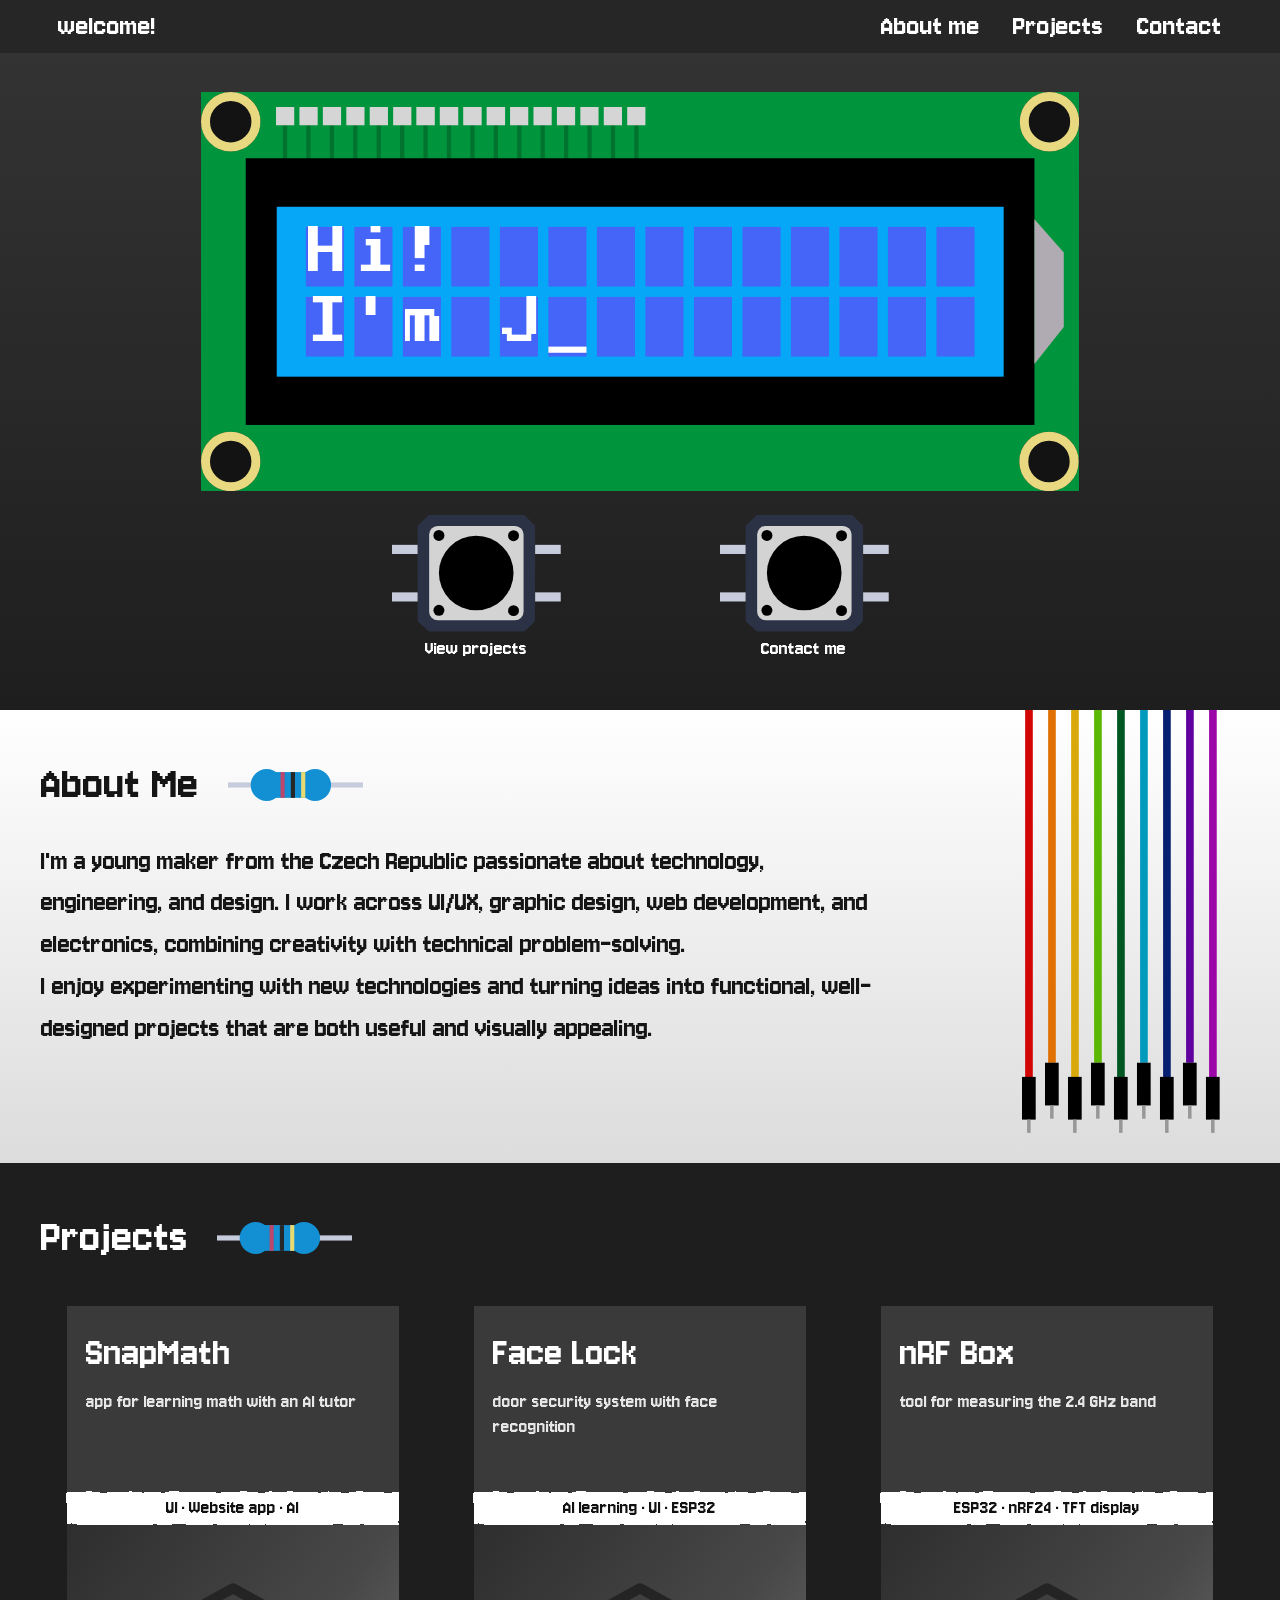
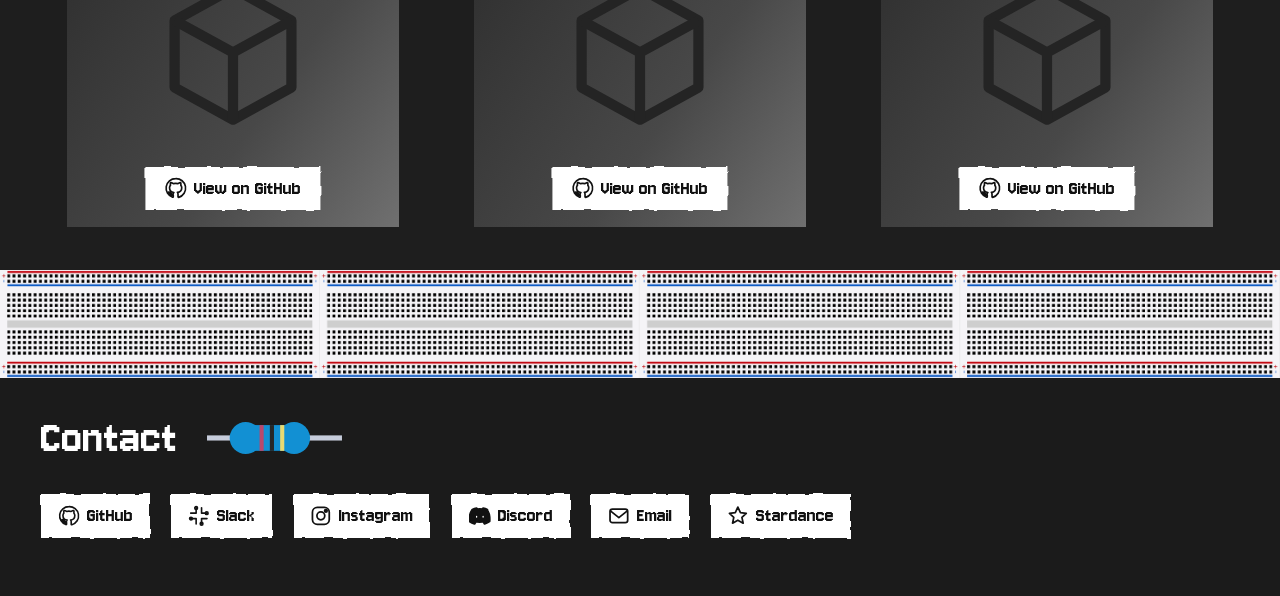
<file: index.html>
<!DOCTYPE html>
<html lang="en">
<head>
<meta charset="UTF-8">
<meta name="viewport" content="width=device-width, initial-scale=1">
<meta name="theme-color" content="#1b1b1b">
<title>Jacob – Maker Portfolio</title>
<meta name="description" content="Jacob – a young maker from the Czech Republic. UI/UX, graphic design, web development and electronics.">
<link rel="preconnect" href="https://fonts.googleapis.com">
<link rel="preconnect" href="https://fonts.gstatic.com" crossorigin>
<link href="https://fonts.googleapis.com/css2?family=Jersey+10&family=Press+Start+2P&display=swap" rel="stylesheet">
<link rel="stylesheet" href="style.css">
</head>
<body>

<!-- shared SVG bits: torn-edge filter, icons, resistor, cube -->
<svg width="0" height="0" style="position:absolute" aria-hidden="true" focusable="false">
  <defs>
    <filter id="rough-edge" x="-5%" y="-30%" width="110%" height="160%">
      <feTurbulence type="fractalNoise" baseFrequency="0.07" numOctaves="2" seed="4" result="n"/>
      <feDisplacementMap in="SourceGraphic" in2="n" scale="4" xChannelSelector="R" yChannelSelector="G"/>
    </filter>

    <symbol id="i-github" viewBox="0 0 16 16"><path fill="none" stroke="currentColor" stroke-width="1.2" stroke-linejoin="round" d="M8 1.2a6.8 6.8 0 0 0-2.15 13.25c.34.06.46-.15.46-.33v-1.2c-1.9.41-2.3-.8-2.3-.8-.31-.8-.76-1-.76-1-.62-.42.05-.41.05-.41.69.05 1.05.71 1.05.71.61 1.05 1.6.75 1.99.57.06-.44.24-.75.43-.92-1.52-.17-3.12-.76-3.12-3.38 0-.75.27-1.36.71-1.84-.07-.17-.31-.87.07-1.81 0 0 .58-.18 1.88.7a6.5 6.5 0 0 1 3.42 0c1.3-.88 1.88-.7 1.88-.7.38.94.14 1.64.07 1.81.44.48.71 1.09.71 1.84 0 2.63-1.6 3.2-3.13 3.37.25.22.47.63.47 1.27v1.88c0 .18.12.4.47.33A6.8 6.8 0 0 0 8 1.2z"/></symbol>
    <symbol id="i-slack" viewBox="0 0 16 16"><g fill="none" stroke="currentColor" stroke-width="1.2" stroke-linecap="round"><path d="M6 2v4M10 2v4M2 6h4M2 10h4M14 6h-4M14 10h-4M6 14v-4M10 14v-4"/><circle cx="6" cy="2.2" r="1"/><circle cx="13.8" cy="6" r="1"/><circle cx="10" cy="13.8" r="1"/><circle cx="2.2" cy="10" r="1"/></g></symbol>
    <symbol id="i-insta" viewBox="0 0 16 16"><g fill="none" stroke="currentColor" stroke-width="1.3"><rect x="1.8" y="1.8" width="12.4" height="12.4" rx="3.6"/><circle cx="8" cy="8" r="2.9"/></g><circle cx="11.7" cy="4.3" r=".8" fill="currentColor"/></symbol>
    <symbol id="i-discord" viewBox="0 0 16 16"><path fill="currentColor" d="M13.5 3.4A12.3 12.3 0 0 0 10.4 2.4l-.4.8a11 11 0 0 0-4 0l-.4-.8a12.3 12.3 0 0 0-3.1 1C.6 6.3.1 9.1.3 11.9a12.4 12.4 0 0 0 3.8 1.9l.8-1.3c-.4-.2-.8-.4-1.2-.7l.3-.2a8.8 8.8 0 0 0 7.6 0l.3.2c-.4.3-.8.5-1.2.7l.8 1.3a12.4 12.4 0 0 0 3.8-1.9c.3-3.3-.5-6.1-2.2-8.5zM5.6 10.2c-.7 0-1.3-.7-1.3-1.5s.6-1.5 1.3-1.5 1.3.7 1.3 1.5-.6 1.5-1.3 1.5zm4.8 0c-.7 0-1.3-.7-1.3-1.5s.6-1.5 1.3-1.5 1.3.7 1.3 1.5-.6 1.5-1.3 1.5z"/></symbol>
    <symbol id="i-mail" viewBox="0 0 16 16"><g fill="none" stroke="currentColor" stroke-width="1.3" stroke-linejoin="round"><rect x="1.5" y="3" width="13" height="10" rx="1.8"/><path d="M2 4.5l6 4.8 6-4.8"/></g></symbol>
    <symbol id="i-star" viewBox="0 0 16 16"><path fill="none" stroke="currentColor" stroke-width="1.3" stroke-linejoin="round" d="M8 1.6l1.9 4 4.3.5-3.2 3 .9 4.3L8 11.2 4.1 13.4 5 9.1 1.8 6.1l4.3-.5z"/></symbol>

    <symbol id="resistor" viewBox="0 0 543 129">
      <rect y="53.8867" width="543" height="20.7252" fill="#C6CCDB"/>
      <rect x="186.527" y="12.4336" width="145.076" height="103.626" fill="#1290D3"/>
      <circle cx="350.256" cy="64.2481" r="64.2481" fill="#1290D3"/>
      <circle cx="155.439" cy="64.2481" r="64.2481" fill="#1290D3"/>
      <rect x="252.848" y="12.4336" width="16.5802" height="103.626" fill="#272727"/>
      <rect x="294.297" y="12.4336" width="16.5802" height="103.626" fill="#E8DA72"/>
      <rect x="211.395" y="12.4336" width="16.5802" height="103.626" fill="#BA486C"/>
    </symbol>

    <symbol id="cube" viewBox="0 0 100 100"><g fill="none" stroke="#242424" stroke-width="7" stroke-linejoin="round"><path d="M50 5l40 22v46L50 95 10 73V27z"/><path d="M10 27l40 22 40-22M50 49v46"/></g></symbol>
  </defs>
</svg>

<nav>
  <div class="inner">
    <a href="#top">welcome!</a>
    <ul>
      <li><a href="#about">About me</a></li>
      <li><a href="#projects">Projects</a></li>
      <li><a href="#contact">Contact</a></li>
    </ul>
  </div>
</nav>

<!-- ================= HERO ================= -->
<header class="hero" id="top">
  <div class="inner">

    <svg class="lcd" id="lcd" viewBox="0 0 3711 1687" role="img" aria-label="LCD display: Hi! I'm Jacob">
      <rect width="3711" height="1687" fill="#00943C"/>
      <path d="M355 109V297M454 109V297M553 109V297M652 109V297M751 109V297M850 109V297M949 109V297M1048 109V297M1147 109V297M1246 109V297M1345 109V297M1444 109V297M1543 109V297M1642 109V297M1741 109V297M1840 109V297" stroke="#00742F" stroke-width="18" fill="none"/>
      <rect x="189" y="280" width="3333" height="1127" fill="#000"/>
      <path d="M3522 538L3646 678V993L3522 1149.5V538Z" fill="#B0ABB2"/>
      <rect x="320" y="485" width="3072" height="718" fill="#06A7F6"/>

      <g id="cells"></g>
      <g id="chars"></g>
      <rect id="cursor" class="cursor" width="161" height="26" x="443" y="810"/>

      <g fill="#131313">
        <circle cx="125.5" cy="1561.5" r="125.5"/><circle cx="125.5" cy="125.5" r="125.5"/>
        <circle cx="3585.5" cy="125.5" r="125.5"/><circle cx="3583.5" cy="1561.5" r="125.5"/>
      </g>
      <g fill="none" stroke="#E8D880" stroke-width="38">
        <circle cx="125.5" cy="1561.5" r="106.5"/><circle cx="125.5" cy="125.5" r="106.5"/>
        <circle cx="3585.5" cy="125.5" r="106.5"/><circle cx="3583.5" cy="1561.5" r="106.5"/>
      </g>
      <path fill="#D5D5D5" d="M317 63h77v77h-77zM416 63h77v77h-77zM515 63h77v77h-77zM614 63h77v77h-77zM713 63h77v77h-77zM812 63h77v77h-77zM910 63h78v77h-78zM1009 63h78v77h-78zM1108 63h78v77h-78zM1207 63h78v77h-78zM1306 63h77v77h-77zM1405 63h77v77h-77zM1504 63h77v77h-77zM1603 63h77v77h-77zM1702 63h77v77h-77zM1801 63h77v77h-77z"/>
    </svg>

    <div class="push-row">
      <a class="pushbtn" href="#projects" aria-label="View projects"><span class="ph"></span><span class="label">View projects</span></a>
      <a class="pushbtn" href="#contact" aria-label="Contact me"><span class="ph"></span><span class="label">Contact me</span></a>
    </div>

  </div>
</header>

<!-- ================= ABOUT ================= -->
<section class="about" id="about">
  <div class="inner">
    <div class="title"><h2>About Me</h2><svg class="res" viewBox="0 0 543 129" aria-hidden="true"><use href="#resistor"/></svg></div>
    <p>
      I'm a young maker from the Czech Republic passionate about technology, engineering, and design. I work across UI/UX, graphic design, web development, and electronics, combining creativity with technical problem-solving.<br>
      I enjoy experimenting with new technologies and turning ideas into functional, well-designed projects that are both useful and visually appealing.
    </p>
  </div>

  <!-- wires.svg -->
  <svg class="wires" viewBox="0 0 851 1967" fill="none" aria-hidden="true">
    <path d="M822 61V1726" stroke-width="33" stroke="#9C06A9"/>
    <path d="M723 0V1665" stroke-width="33" stroke="#60019F"/>
    <path d="M624 61V1726" stroke-width="33" stroke="#061F73"/>
    <path d="M525 0V1665" stroke-width="33" stroke="#009ABD"/>
    <path d="M426 61V1726" stroke-width="33" stroke="#015724"/>
    <path d="M327 0V1665" stroke-width="33" stroke="#5CB702"/>
    <path d="M228 61V1726" stroke-width="33" stroke="#D9A90B"/>
    <path d="M129 0V1665" stroke-width="33" stroke="#E07102"/>
    <path d="M30 61V1726" stroke-width="33" stroke="#D30606"/>
    <g fill="#000">
      <rect y="1726" width="59" height="184"/><rect x="99" y="1665" width="59" height="184"/>
      <rect x="198" y="1726" width="59" height="184"/><rect x="297" y="1665" width="59" height="184"/>
      <rect x="396" y="1726" width="59" height="184"/><rect x="495" y="1665" width="59" height="184"/>
      <rect x="594" y="1726" width="59" height="184"/><rect x="693" y="1665" width="59" height="184"/>
      <rect x="792" y="1726" width="59" height="184"/>
    </g>
    <g fill="#979797">
      <rect x="22" y="1910" width="15" height="57"/><rect x="121" y="1849" width="15" height="57"/>
      <rect x="220" y="1910" width="15" height="57"/><rect x="319" y="1849" width="15" height="57"/>
      <rect x="418" y="1910" width="15" height="57"/><rect x="517" y="1849" width="15" height="57"/>
      <rect x="616" y="1910" width="15" height="57"/><rect x="715" y="1849" width="15" height="57"/>
      <rect x="814" y="1910" width="15" height="57"/>
    </g>
  </svg>
</section>

<!-- ================= PROJECTS ================= -->
<section class="projects" id="projects">
  <div class="inner">
    <div class="title"><h2>Projects</h2><svg class="res" viewBox="0 0 543 129" aria-hidden="true"><use href="#resistor"/></svg></div>

    <div class="cards">
      <article class="card">
        <div class="head"><h3>SnapMath</h3><p>app for learning math with an AI tutor</p></div>
        <div class="tags torn">UI · Website app · AI</div>
        <div class="shot">
          <!-- <img src="assets/snapmath.png" alt="SnapMath screenshot"> -->
          <svg class="cube" aria-hidden="true"><use href="#cube"/></svg>
          <a class="gh torn" href="https://github.com/o5-dev/SnapMath" target="_blank" rel="noopener"><svg class="ico"><use href="#i-github"/></svg>View on GitHub</a>
        </div>
      </article>

      <article class="card">
        <div class="head"><h3>Face Lock</h3><p>door security system with face recognition</p></div>
        <div class="tags torn">AI learning · UI · ESP32</div>
        <div class="shot">
          <!-- <img src="assets/facelock.png" alt="Face Lock photo"> -->
          <svg class="cube" aria-hidden="true"><use href="#cube"/></svg>
          <a class="gh torn" href="https://github.com/o5-dev" target="_blank" rel="noopener"><svg class="ico"><use href="#i-github"/></svg>View on GitHub</a>
        </div>
      </article>

      <article class="card">
        <div class="head"><h3>nRF Box</h3><p>tool for measuring the 2.4 GHz band</p></div>
        <div class="tags torn">ESP32 · nRF24 · TFT display</div>
        <div class="shot">
          <!-- <img src="assets/nrfbox.png" alt="nRF Box photo"> -->
          <svg class="cube" aria-hidden="true"><use href="#cube"/></svg>
          <a class="gh torn" href="https://github.com/o5-dev" target="_blank" rel="noopener"><svg class="ico"><use href="#i-github"/></svg>View on GitHub</a>
        </div>
      </article>
    </div>
  </div>
</section>

<!-- ================= BREADBOARD (assets/breadboard.png) ================= -->
<div class="board" role="presentation"></div>

<!-- ================= CONTACT ================= -->
<footer class="contact" id="contact">
  <div class="inner">
    <div class="title"><h2>Contact</h2><svg class="res" viewBox="0 0 543 129" aria-hidden="true"><use href="#resistor"/></svg></div>
    <div class="links">
      <a class="torn" href="https://github.com/o5-dev" target="_blank" rel="noopener"><svg class="ico"><use href="#i-github"/></svg>GitHub</a>
      <a class="torn" href="https://hackclub.enterprise.slack.com/team/U0CBXDXP6JV" target="_blank" rel="noopener"><svg class="ico"><use href="#i-slack"/></svg>Slack</a>
      <a class="torn" href="https://www.instagram.com/o5dev/" target="_blank" rel="noopener"><svg class="ico"><use href="#i-insta"/></svg>Instagram</a>
      <a class="torn" href="https://discord.com/users/1252121194858283048" target="_blank" rel="noopener"><svg class="ico"><use href="#i-discord"/></svg>Discord</a>
      <a class="torn" href="https://mail.google.com/mail/?view=cm&to=o5.coucil1@gmail.com"><svg class="ico"><use href="#i-mail"/></svg>Email</a>
      <a class="torn" href="https://stardance.hackclub.com/@o5/projects" target="_blank" rel="noopener"><svg class="ico"><use href="#i-star"/></svg>Stardance</a>
    </div>
  </div>
</footer>

<!-- push-button graphic (button.svg) – cloned into both hero buttons -->
<template id="btn-tpl">
  <svg viewBox="0 0 554 383" fill="none" aria-hidden="true">
    <circle class="halo" cx="276.5" cy="190.5" r="150"/>
    <path d="M84 35.5V348.5L121.5 382.5H434.5L469.5 348.5V35.5L434.5 0H121.5L84 35.5Z" fill="#2C3245"/>
    <rect x="122" y="36" width="310" height="310" rx="28" fill="#D3D3D3"/>
    <circle class="cap" cx="276.5" cy="190.5" r="122.5" fill="black"/>
    <circle cx="154" cy="67" r="18" fill="black"/>
    <circle cx="399" cy="68" r="18" fill="black"/>
    <circle cx="154" cy="313" r="18" fill="black"/>
    <circle cx="399" cy="314" r="18" fill="black"/>
    <rect y="254" width="84" height="30" fill="#C6CCDB"/>
    <rect y="98" width="84" height="30" fill="#C6CCDB"/>
    <rect x="470" y="254" width="84" height="30" fill="#C6CCDB"/>
    <rect x="470" y="98" width="84" height="30" fill="#C6CCDB"/>
  </svg>
</template>

<script src="script.js"></script>
</body>
</html>
</file>
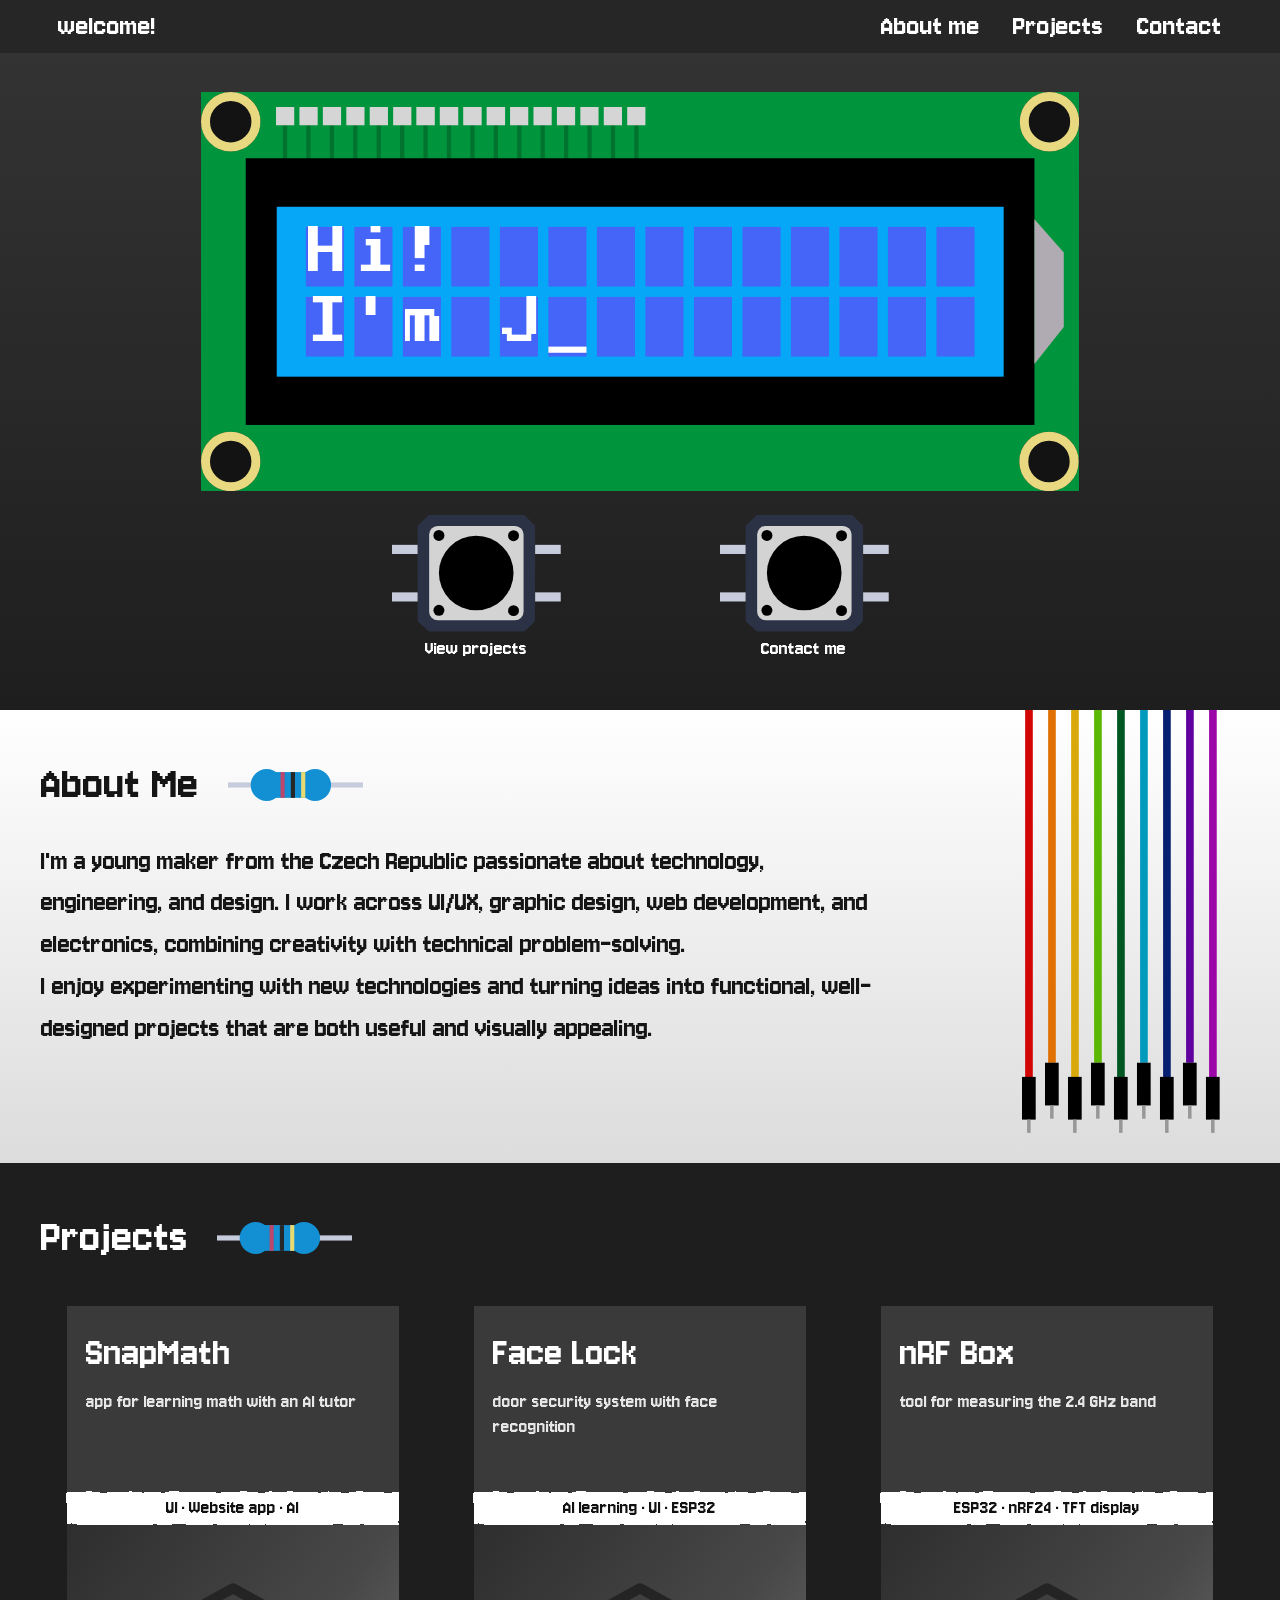
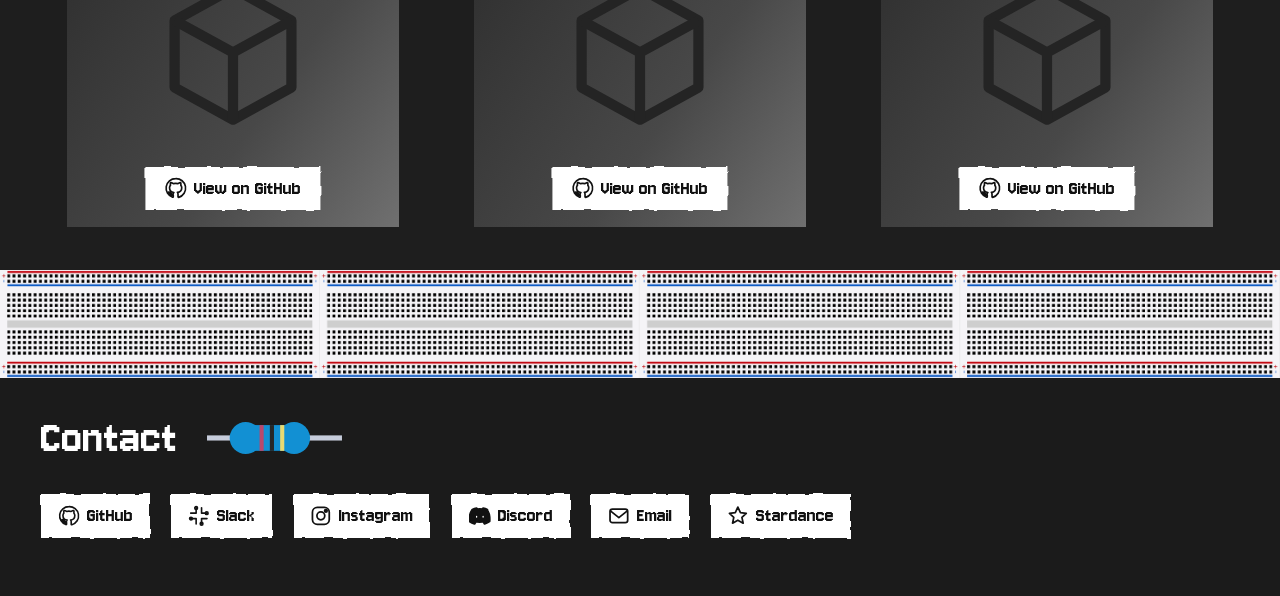
<file: index (10).html>
<!DOCTYPE html>
<html lang="en">
<head>
<meta charset="UTF-8">
<meta name="viewport" content="width=device-width, initial-scale=1">
<meta name="theme-color" content="#1b1b1b">
<title>Jacob – Maker Portfolio</title>
<meta name="description" content="Jacob – a young maker from the Czech Republic. UI/UX, graphic design, web development and electronics.">
<link rel="preconnect" href="https://fonts.googleapis.com">
<link rel="preconnect" href="https://fonts.gstatic.com" crossorigin>
<link href="https://fonts.googleapis.com/css2?family=Jersey+10&family=Press+Start+2P&display=swap" rel="stylesheet">
<link rel="stylesheet" href="style.css">
</head>
<body>

<!-- shared SVG bits: torn-edge filter, icons, resistor, cube -->
<svg width="0" height="0" style="position:absolute" aria-hidden="true" focusable="false">
  <defs>
    <filter id="rough-edge" x="-5%" y="-30%" width="110%" height="160%">
      <feTurbulence type="fractalNoise" baseFrequency="0.07" numOctaves="2" seed="4" result="n"/>
      <feDisplacementMap in="SourceGraphic" in2="n" scale="4" xChannelSelector="R" yChannelSelector="G"/>
    </filter>

    <symbol id="i-github" viewBox="0 0 16 16"><path fill="none" stroke="currentColor" stroke-width="1.2" stroke-linejoin="round" d="M8 1.2a6.8 6.8 0 0 0-2.15 13.25c.34.06.46-.15.46-.33v-1.2c-1.9.41-2.3-.8-2.3-.8-.31-.8-.76-1-.76-1-.62-.42.05-.41.05-.41.69.05 1.05.71 1.05.71.61 1.05 1.6.75 1.99.57.06-.44.24-.75.43-.92-1.52-.17-3.12-.76-3.12-3.38 0-.75.27-1.36.71-1.84-.07-.17-.31-.87.07-1.81 0 0 .58-.18 1.88.7a6.5 6.5 0 0 1 3.42 0c1.3-.88 1.88-.7 1.88-.7.38.94.14 1.64.07 1.81.44.48.71 1.09.71 1.84 0 2.63-1.6 3.2-3.13 3.37.25.22.47.63.47 1.27v1.88c0 .18.12.4.47.33A6.8 6.8 0 0 0 8 1.2z"/></symbol>
    <symbol id="i-slack" viewBox="0 0 16 16"><g fill="none" stroke="currentColor" stroke-width="1.2" stroke-linecap="round"><path d="M6 2v4M10 2v4M2 6h4M2 10h4M14 6h-4M14 10h-4M6 14v-4M10 14v-4"/><circle cx="6" cy="2.2" r="1"/><circle cx="13.8" cy="6" r="1"/><circle cx="10" cy="13.8" r="1"/><circle cx="2.2" cy="10" r="1"/></g></symbol>
    <symbol id="i-insta" viewBox="0 0 16 16"><g fill="none" stroke="currentColor" stroke-width="1.3"><rect x="1.8" y="1.8" width="12.4" height="12.4" rx="3.6"/><circle cx="8" cy="8" r="2.9"/></g><circle cx="11.7" cy="4.3" r=".8" fill="currentColor"/></symbol>
    <symbol id="i-discord" viewBox="0 0 16 16"><path fill="currentColor" d="M13.5 3.4A12.3 12.3 0 0 0 10.4 2.4l-.4.8a11 11 0 0 0-4 0l-.4-.8a12.3 12.3 0 0 0-3.1 1C.6 6.3.1 9.1.3 11.9a12.4 12.4 0 0 0 3.8 1.9l.8-1.3c-.4-.2-.8-.4-1.2-.7l.3-.2a8.8 8.8 0 0 0 7.6 0l.3.2c-.4.3-.8.5-1.2.7l.8 1.3a12.4 12.4 0 0 0 3.8-1.9c.3-3.3-.5-6.1-2.2-8.5zM5.6 10.2c-.7 0-1.3-.7-1.3-1.5s.6-1.5 1.3-1.5 1.3.7 1.3 1.5-.6 1.5-1.3 1.5zm4.8 0c-.7 0-1.3-.7-1.3-1.5s.6-1.5 1.3-1.5 1.3.7 1.3 1.5-.6 1.5-1.3 1.5z"/></symbol>
    <symbol id="i-mail" viewBox="0 0 16 16"><g fill="none" stroke="currentColor" stroke-width="1.3" stroke-linejoin="round"><rect x="1.5" y="3" width="13" height="10" rx="1.8"/><path d="M2 4.5l6 4.8 6-4.8"/></g></symbol>
    <symbol id="i-star" viewBox="0 0 16 16"><path fill="none" stroke="currentColor" stroke-width="1.3" stroke-linejoin="round" d="M8 1.6l1.9 4 4.3.5-3.2 3 .9 4.3L8 11.2 4.1 13.4 5 9.1 1.8 6.1l4.3-.5z"/></symbol>

    <symbol id="resistor" viewBox="0 0 543 129">
      <rect y="53.8867" width="543" height="20.7252" fill="#C6CCDB"/>
      <rect x="186.527" y="12.4336" width="145.076" height="103.626" fill="#1290D3"/>
      <circle cx="350.256" cy="64.2481" r="64.2481" fill="#1290D3"/>
      <circle cx="155.439" cy="64.2481" r="64.2481" fill="#1290D3"/>
      <rect x="252.848" y="12.4336" width="16.5802" height="103.626" fill="#272727"/>
      <rect x="294.297" y="12.4336" width="16.5802" height="103.626" fill="#E8DA72"/>
      <rect x="211.395" y="12.4336" width="16.5802" height="103.626" fill="#BA486C"/>
    </symbol>

    <symbol id="cube" viewBox="0 0 100 100"><g fill="none" stroke="#242424" stroke-width="7" stroke-linejoin="round"><path d="M50 5l40 22v46L50 95 10 73V27z"/><path d="M10 27l40 22 40-22M50 49v46"/></g></symbol>
  </defs>
</svg>

<nav>
  <div class="inner">
    <a href="#top">welcome!</a>
    <ul>
      <li><a href="#about">About me</a></li>
      <li><a href="#projects">Projects</a></li>
      <li><a href="#contact">Contact</a></li>
    </ul>
  </div>
</nav>

<!-- ================= HERO ================= -->
<header class="hero" id="top">
  <div class="inner">

    <svg class="lcd" id="lcd" viewBox="0 0 3711 1687" role="img" aria-label="LCD display: Hi! I'm Jacob">
      <rect width="3711" height="1687" fill="#00943C"/>
      <path d="M355 109V297M454 109V297M553 109V297M652 109V297M751 109V297M850 109V297M949 109V297M1048 109V297M1147 109V297M1246 109V297M1345 109V297M1444 109V297M1543 109V297M1642 109V297M1741 109V297M1840 109V297" stroke="#00742F" stroke-width="18" fill="none"/>
      <rect x="189" y="280" width="3333" height="1127" fill="#000"/>
      <path d="M3522 538L3646 678V993L3522 1149.5V538Z" fill="#B0ABB2"/>
      <rect x="320" y="485" width="3072" height="718" fill="#06A7F6"/>

      <g id="cells"></g>
      <g id="chars"></g>
      <rect id="cursor" class="cursor" width="161" height="26" x="443" y="810"/>

      <g fill="#131313">
        <circle cx="125.5" cy="1561.5" r="125.5"/><circle cx="125.5" cy="125.5" r="125.5"/>
        <circle cx="3585.5" cy="125.5" r="125.5"/><circle cx="3583.5" cy="1561.5" r="125.5"/>
      </g>
      <g fill="none" stroke="#E8D880" stroke-width="38">
        <circle cx="125.5" cy="1561.5" r="106.5"/><circle cx="125.5" cy="125.5" r="106.5"/>
        <circle cx="3585.5" cy="125.5" r="106.5"/><circle cx="3583.5" cy="1561.5" r="106.5"/>
      </g>
      <path fill="#D5D5D5" d="M317 63h77v77h-77zM416 63h77v77h-77zM515 63h77v77h-77zM614 63h77v77h-77zM713 63h77v77h-77zM812 63h77v77h-77zM910 63h78v77h-78zM1009 63h78v77h-78zM1108 63h78v77h-78zM1207 63h78v77h-78zM1306 63h77v77h-77zM1405 63h77v77h-77zM1504 63h77v77h-77zM1603 63h77v77h-77zM1702 63h77v77h-77zM1801 63h77v77h-77z"/>
    </svg>

    <div class="push-row">
      <a class="pushbtn" href="#projects" aria-label="View projects"><span class="ph"></span><span class="label">View projects</span></a>
      <a class="pushbtn" href="#contact" aria-label="Contact me"><span class="ph"></span><span class="label">Contact me</span></a>
    </div>

  </div>
</header>

<!-- ================= ABOUT ================= -->
<section class="about" id="about">
  <div class="inner">
    <div class="title"><h2>About Me</h2><svg class="res" viewBox="0 0 543 129" aria-hidden="true"><use href="#resistor"/></svg></div>
    <p>
      I'm a young maker from the Czech Republic passionate about technology, engineering, and design. I work across UI/UX, graphic design, web development, and electronics, combining creativity with technical problem-solving.<br>
      I enjoy experimenting with new technologies and turning ideas into functional, well-designed projects that are both useful and visually appealing.
    </p>
  </div>

  <!-- wires.svg -->
  <svg class="wires" viewBox="0 0 851 1967" fill="none" aria-hidden="true">
    <path d="M822 61V1726" stroke-width="33" stroke="#9C06A9"/>
    <path d="M723 0V1665" stroke-width="33" stroke="#60019F"/>
    <path d="M624 61V1726" stroke-width="33" stroke="#061F73"/>
    <path d="M525 0V1665" stroke-width="33" stroke="#009ABD"/>
    <path d="M426 61V1726" stroke-width="33" stroke="#015724"/>
    <path d="M327 0V1665" stroke-width="33" stroke="#5CB702"/>
    <path d="M228 61V1726" stroke-width="33" stroke="#D9A90B"/>
    <path d="M129 0V1665" stroke-width="33" stroke="#E07102"/>
    <path d="M30 61V1726" stroke-width="33" stroke="#D30606"/>
    <g fill="#000">
      <rect y="1726" width="59" height="184"/><rect x="99" y="1665" width="59" height="184"/>
      <rect x="198" y="1726" width="59" height="184"/><rect x="297" y="1665" width="59" height="184"/>
      <rect x="396" y="1726" width="59" height="184"/><rect x="495" y="1665" width="59" height="184"/>
      <rect x="594" y="1726" width="59" height="184"/><rect x="693" y="1665" width="59" height="184"/>
      <rect x="792" y="1726" width="59" height="184"/>
    </g>
    <g fill="#979797">
      <rect x="22" y="1910" width="15" height="57"/><rect x="121" y="1849" width="15" height="57"/>
      <rect x="220" y="1910" width="15" height="57"/><rect x="319" y="1849" width="15" height="57"/>
      <rect x="418" y="1910" width="15" height="57"/><rect x="517" y="1849" width="15" height="57"/>
      <rect x="616" y="1910" width="15" height="57"/><rect x="715" y="1849" width="15" height="57"/>
      <rect x="814" y="1910" width="15" height="57"/>
    </g>
  </svg>
</section>

<!-- ================= PROJECTS ================= -->
<section class="projects" id="projects">
  <div class="inner">
    <div class="title"><h2>Projects</h2><svg class="res" viewBox="0 0 543 129" aria-hidden="true"><use href="#resistor"/></svg></div>

    <div class="cards">
      <article class="card">
        <div class="head"><h3>SnapMath</h3><p>app for learning math with an AI tutor</p></div>
        <div class="tags torn">UI · Website app · AI</div>
        <div class="shot">
          <!-- <img src="assets/snapmath.png" alt="SnapMath screenshot"> -->
          <svg class="cube" aria-hidden="true"><use href="#cube"/></svg>
          <a class="gh torn" href="https://github.com/o5-dev/SnapMath" target="_blank" rel="noopener"><svg class="ico"><use href="#i-github"/></svg>View on GitHub</a>
        </div>
      </article>

      <article class="card">
        <div class="head"><h3>Face Lock</h3><p>door security system with face recognition</p></div>
        <div class="tags torn">AI learning · UI · ESP32</div>
        <div class="shot">
          <!-- <img src="assets/facelock.png" alt="Face Lock photo"> -->
          <svg class="cube" aria-hidden="true"><use href="#cube"/></svg>
          <a class="gh torn" href="https://github.com/o5-dev" target="_blank" rel="noopener"><svg class="ico"><use href="#i-github"/></svg>View on GitHub</a>
        </div>
      </article>

      <article class="card">
        <div class="head"><h3>nRF Box</h3><p>tool for measuring the 2.4 GHz band</p></div>
        <div class="tags torn">ESP32 · nRF24 · TFT display</div>
        <div class="shot">
          <!-- <img src="assets/nrfbox.png" alt="nRF Box photo"> -->
          <svg class="cube" aria-hidden="true"><use href="#cube"/></svg>
          <a class="gh torn" href="https://github.com/o5-dev" target="_blank" rel="noopener"><svg class="ico"><use href="#i-github"/></svg>View on GitHub</a>
        </div>
      </article>
    </div>
  </div>
</section>

<!-- ================= BREADBOARD (assets/breadboard.png) ================= -->
<div class="board" role="presentation"></div>

<!-- ================= CONTACT ================= -->
<footer class="contact" id="contact">
  <div class="inner">
    <div class="title"><h2>Contact</h2><svg class="res" viewBox="0 0 543 129" aria-hidden="true"><use href="#resistor"/></svg></div>
    <div class="links">
      <a class="torn" href="https://github.com/o5-dev" target="_blank" rel="noopener"><svg class="ico"><use href="#i-github"/></svg>GitHub</a>
      <a class="torn" href="https://hackclub.enterprise.slack.com/team/U0CBXDXP6JV" target="_blank" rel="noopener"><svg class="ico"><use href="#i-slack"/></svg>Slack</a>
      <a class="torn" href="https://www.instagram.com/o5dev/" target="_blank" rel="noopener"><svg class="ico"><use href="#i-insta"/></svg>Instagram</a>
      <a class="torn" href="https://discord.com/users/1252121194858283048" target="_blank" rel="noopener"><svg class="ico"><use href="#i-discord"/></svg>Discord</a>
      <a class="torn" href="mailto:o5.coucil1@gmail.com"><svg class="ico"><use href="#i-mail"/></svg>Email</a>
      <a class="torn" href="https://stardance.hackclub.com/@o5/projects" target="_blank" rel="noopener"><svg class="ico"><use href="#i-star"/></svg>Stardance</a>
    </div>
  </div>
</footer>

<!-- push-button graphic (button.svg) – cloned into both hero buttons -->
<template id="btn-tpl">
  <svg viewBox="0 0 554 383" fill="none" aria-hidden="true">
    <circle class="halo" cx="276.5" cy="190.5" r="150"/>
    <path d="M84 35.5V348.5L121.5 382.5H434.5L469.5 348.5V35.5L434.5 0H121.5L84 35.5Z" fill="#2C3245"/>
    <rect x="122" y="36" width="310" height="310" rx="28" fill="#D3D3D3"/>
    <circle class="cap" cx="276.5" cy="190.5" r="122.5" fill="black"/>
    <circle cx="154" cy="67" r="18" fill="black"/>
    <circle cx="399" cy="68" r="18" fill="black"/>
    <circle cx="154" cy="313" r="18" fill="black"/>
    <circle cx="399" cy="314" r="18" fill="black"/>
    <rect y="254" width="84" height="30" fill="#C6CCDB"/>
    <rect y="98" width="84" height="30" fill="#C6CCDB"/>
    <rect x="470" y="254" width="84" height="30" fill="#C6CCDB"/>
    <rect x="470" y="98" width="84" height="30" fill="#C6CCDB"/>
  </svg>
</template>

<script src="script.js"></script>
</body>
</html>
</file>
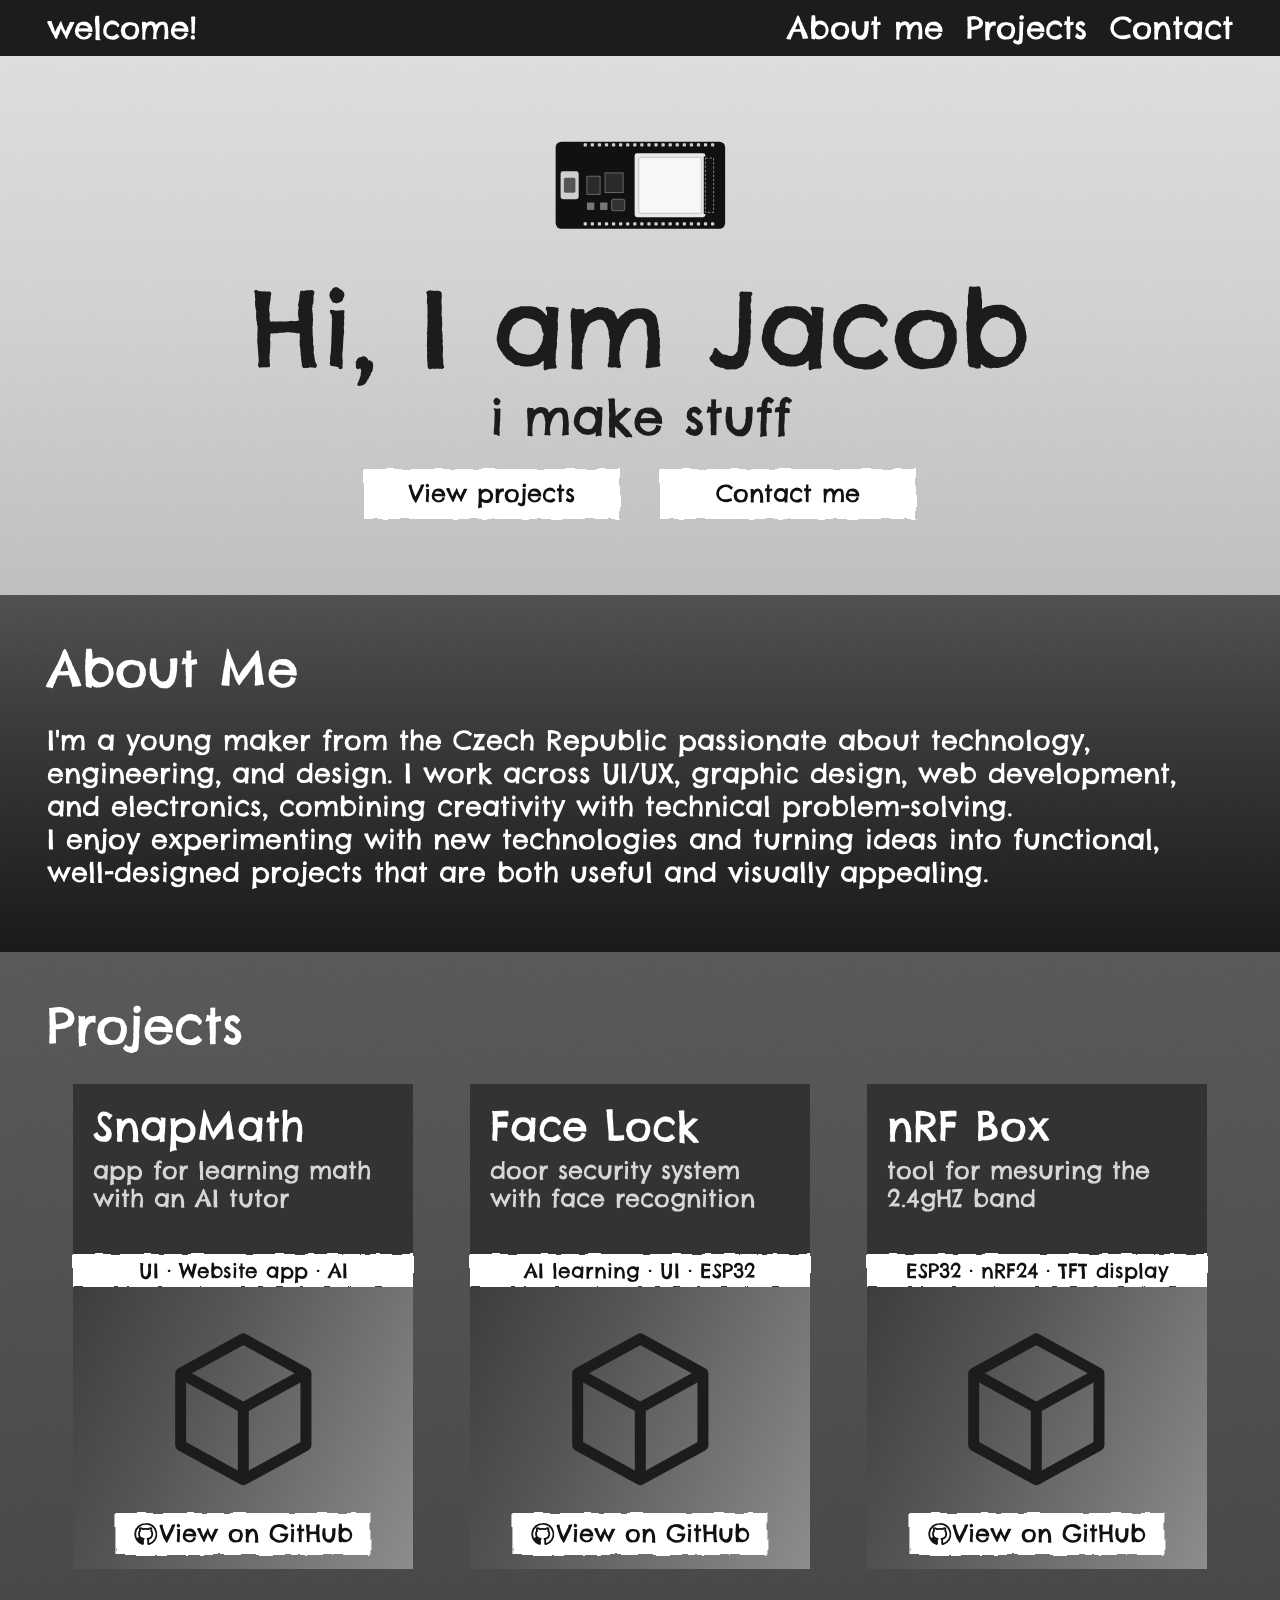
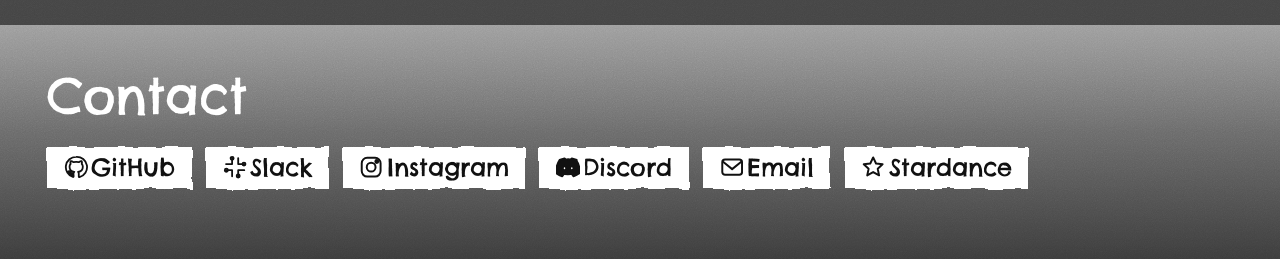
<file: index (7).html>
<!DOCTYPE html>
<html lang="en">
<head>
<meta charset="UTF-8">
<meta name="viewport" content="width=device-width, initial-scale=1">
<title>Jacob – Maker Portfolio</title>
<link rel="preconnect" href="https://fonts.googleapis.com">
<link rel="preconnect" href="https://fonts.gstatic.com" crossorigin>
<link href="https://fonts.googleapis.com/css2?family=Chelsea+Market&display=swap" rel="stylesheet">
<style>
  :root {
    --font: "Chelsea Market", "Comic Sans MS", cursive;
    --pad: clamp(16px, 3.7vw, 56px);
  }
  * { box-sizing: border-box; margin: 0; padding: 0; }
  html { scroll-behavior: smooth; }
  body {
    font-family: var(--font);
    background: #1c1c1c;
    color: #fff;
    line-height: 1.2;
  }
  a { color: inherit; text-decoration: none; }
  /* Chelsea Market only ships one weight, so never fake-bold it */
  h1, h2, h3, p, a, li, div, nav { font-weight: 400 !important; }

  /* grainy texture overlay used on every section */
  .grain { position: relative; isolation: isolate; }
  .grain::before {
    content: "";
    position: absolute; inset: 0; z-index: -1;
    opacity: .22; mix-blend-mode: overlay; pointer-events: none;
    background-image: url("data:image/svg+xml;utf8,<svg xmlns='http://www.w3.org/2000/svg' width='200' height='200'><filter id='n'><feTurbulence type='fractalNoise' baseFrequency='.9' numOctaves='2' stitchTiles='stitch'/><feColorMatrix type='saturate' values='0'/></filter><rect width='100%' height='100%' filter='url(%23n)'/></svg>");
  }

  /* torn-paper edge for white buttons / tags */
  /* only the white background gets the torn edge; the text stays crisp */
  .torn {
    position: relative;
    isolation: isolate;
    color: #111;
    font-family: "Chelsea Market", "Comic Sans MS", cursive;
  }
  .torn::before {
    content: "";
    position: absolute; inset: 0; z-index: -1;
    background: #fff;
    filter: url(#rough-edge);
  }

  /* ---------- NAV ---------- */
  nav {
    background: #1c1c1c;
    display: flex; justify-content: space-between; align-items: center;
    padding: 0 var(--pad);
    height: clamp(44px, 4.4vw, 68px);
    font-size: clamp(16px, 2.4vw, 36px);
    position: sticky; top: 0; z-index: 10;
  }
  nav ul { list-style: none; display: flex; gap: clamp(8px, 1.8vw, 28px); }
  nav a:hover { opacity: .7; }

  /* ---------- HERO ---------- */
  .hero {
    background: linear-gradient(180deg, #dcdcdc 0%, #d0d0d0 45%, #bcbcbc 100%);
    color: #1c1c1c;
    text-align: center;
    padding: clamp(40px, 6.5vw, 96px) var(--pad) clamp(40px, 6vw, 90px);
  }
  .hero svg.chip { width: clamp(80px, 13.5vw, 210px); height: auto; display: block; margin: 0 auto; }
  .hero h1 {
    font-weight: 700;
    font-size: clamp(30px, 8.2vw, 130px);
    line-height: 1.05;
    margin-top: clamp(14px, 3.4vw, 52px);
    white-space: nowrap;
  }
  .hero .tag { font-size: clamp(18px, 3.8vw, 58px); font-weight: 700; margin-top: clamp(0px, .3vw, 6px); }
  .hero .cta { display: flex; justify-content: center; gap: clamp(16px, 3.1vw, 48px); margin-top: clamp(14px, 1.8vw, 28px); }
  .hero .cta a {
    width: clamp(110px, 20vw, 306px);
    padding: clamp(5px, .8vw, 12px) 0;
    font-size: clamp(13px, 1.9vw, 29px);
    font-weight: 600;
  }
  .hero .cta a:hover { transform: translateY(-2px); }

  /* ---------- ABOUT ---------- */
  .about {
    background: linear-gradient(180deg, #4d4d4d 0%, #333 45%, #181818 100%);
    padding: clamp(24px, 3.4vw, 52px) var(--pad) clamp(30px, 5vw, 76px);
  }
  h2 { font-weight: 600; font-size: clamp(24px, 3.9vw, 60px); }
  .about p { font-size: clamp(13px, 2.1vw, 32px); margin-top: clamp(12px, 2vw, 30px); line-height: 1.22; }

  /* ---------- PROJECTS ---------- */
  .projects {
    background: linear-gradient(180deg, #555 0%, #444 100%);
    padding: clamp(24px, 3.4vw, 52px) var(--pad) clamp(28px, 4.4vw, 68px);
  }
  .cards {
    display: grid; grid-template-columns: repeat(3, 1fr);
    gap: clamp(14px, 4.4vw, 90px);
    margin-top: clamp(14px, 2.2vw, 34px);
    padding: 0 clamp(0px, 2vw, 30px);
  }
  .card { display: flex; flex-direction: column; background: #3a3a3a; }
  .card .head { background: #333; padding: clamp(10px, 1.6vw, 24px) clamp(10px, 1.6vw, 24px) clamp(16px, 3.2vw, 50px); flex: 0 0 auto; }
  .card h3 { font-weight: 600; font-size: clamp(18px, 3.2vw, 50px); line-height: 1.1; }
  .card .head p { font-size: clamp(11px, 1.9vw, 29px); font-weight: 600; opacity: .8; margin-top: clamp(3px, .6vw, 10px); line-height: 1.15; }
  .card .tags {
    text-align: center; font-weight: 700;
    font-size: clamp(9px, 1.6vw, 24px);
    padding: clamp(2px, .35vw, 6px) 0;
    white-space: nowrap;
  }
  .card .shot {
    position: relative; flex: 1 1 auto;
    min-height: clamp(150px, 22vw, 340px);
    background: linear-gradient(115deg, #3d3d3d 0%, #555 35%, #8d8d8d 100%);
    display: flex; align-items: center; justify-content: center;
  }
  .card .shot img { width: 100%; height: 100%; object-fit: cover; position: absolute; inset: 0; }
  .card .shot svg.cube { width: 46%; height: auto; margin-bottom: clamp(18px, 3vw, 46px); }
  .card .gh {
    position: absolute; left: 50%; bottom: clamp(8px, 1.1vw, 18px); transform: translateX(-50%);
    display: inline-flex; align-items: center; gap: 2px; white-space: nowrap;
    padding: clamp(3px, .5vw, 8px) clamp(8px, 1.4vw, 22px);
    font-size: clamp(10px, 1.9vw, 29px); font-weight: 600;
  }
  .card .gh:hover { transform: translateX(-50%) translateY(-2px); }

  /* ---------- CONTACT ---------- */
  .contact {
    background: linear-gradient(180deg, #9e9e9e 0%, #6b6b6b 45%, #3c3c3c 100%);
    padding: clamp(22px, 3.2vw, 50px) var(--pad) clamp(36px, 5.5vw, 84px);
  }
  .links { display: flex; flex-wrap: wrap; gap: clamp(8px, 1.1vw, 18px) clamp(10px, 1.1vw, 18px); margin-top: clamp(12px, 1.6vw, 24px); }
  .links a {
    display: inline-flex; align-items: center; gap: 3px;
    padding: clamp(3px, .5vw, 8px) clamp(8px, 1.3vw, 20px);
    font-size: clamp(11px, 1.9vw, 29px); font-weight: 600;
  }
  .links a:hover { transform: translateY(-2px); }

  .ico { width: 1em; height: 1em; fill: none; stroke: currentColor; stroke-width: 1.6; stroke-linecap: round; stroke-linejoin: round; flex: none; }
  .ico.fill { fill: currentColor; stroke: none; }

  .torn, .cta a, .gh, .links a { transition: transform .15s ease; }
</style>
</head>
<body>

<!-- SVG filters + icon sprites -->
<svg width="0" height="0" style="position:absolute" aria-hidden="true">
  <defs>
    <filter id="rough-edge" x="-5%" y="-20%" width="110%" height="140%">
      <feTurbulence type="fractalNoise" baseFrequency="0.06" numOctaves="2" seed="4" result="n"/>
      <feDisplacementMap in="SourceGraphic" in2="n" scale="5" xChannelSelector="R" yChannelSelector="G"/>
    </filter>
    <filter id="rough-text" x="-2%" y="-10%" width="104%" height="120%">
      <feTurbulence type="fractalNoise" baseFrequency="0.09" numOctaves="2" seed="8" result="n"/>
      <feDisplacementMap in="SourceGraphic" in2="n" scale="5" xChannelSelector="R" yChannelSelector="G"/>
    </filter>

    <symbol id="i-github" viewBox="0 0 16 16"><path fill="none" stroke="currentColor" stroke-width="1.2" stroke-linejoin="round" d="M8 1.2a6.8 6.8 0 0 0-2.15 13.25c.34.06.46-.15.46-.33v-1.2c-1.9.41-2.3-.8-2.3-.8-.31-.8-.76-1-.76-1-.62-.42.05-.41.05-.41.69.05 1.05.71 1.05.71.61 1.05 1.6.75 1.99.57.06-.44.24-.75.43-.92-1.52-.17-3.12-.76-3.12-3.38 0-.75.27-1.36.71-1.84-.07-.17-.31-.87.07-1.81 0 0 .58-.18 1.88.7a6.5 6.5 0 0 1 3.42 0c1.3-.88 1.88-.7 1.88-.7.38.94.14 1.64.07 1.81.44.48.71 1.09.71 1.84 0 2.63-1.6 3.2-3.13 3.37.25.22.47.63.47 1.27v1.88c0 .18.12.4.47.33A6.8 6.8 0 0 0 8 1.2z"/></symbol>
    <symbol id="i-slack" viewBox="0 0 16 16"><g fill="none" stroke="currentColor" stroke-width="1.2" stroke-linecap="round"><path d="M6 2v4M10 2v4M2 6h4M2 10h4M14 6h-4M14 10h-4M6 14v-4M10 14v-4"/><circle cx="6" cy="2.2" r="1"/><circle cx="13.8" cy="6" r="1"/><circle cx="10" cy="13.8" r="1"/><circle cx="2.2" cy="10" r="1"/></g></symbol>
    <symbol id="i-insta" viewBox="0 0 16 16"><g fill="none" stroke="currentColor" stroke-width="1.3"><rect x="1.8" y="1.8" width="12.4" height="12.4" rx="3.6"/><circle cx="8" cy="8" r="2.9"/></g><circle cx="11.7" cy="4.3" r=".8" fill="currentColor"/></symbol>
    <symbol id="i-discord" viewBox="0 0 16 16"><path fill="currentColor" d="M13.5 3.4A12.3 12.3 0 0 0 10.4 2.4l-.4.8a11 11 0 0 0-4 0l-.4-.8a12.3 12.3 0 0 0-3.1 1C.6 6.3.1 9.1.3 11.9a12.4 12.4 0 0 0 3.8 1.9l.8-1.3c-.4-.2-.8-.4-1.2-.7l.3-.2a8.800 8.800 0 0 0 7.600 0l.3.2c-.4.3-.8.5-1.200.7l.8 1.300a12.400 12.400 0 0 0 3.800-1.900c.3-3.300-.5-6.100-2.200-8.500zM5.600 10.200c-.7 0-1.300-.7-1.300-1.500s.6-1.500 1.300-1.500 1.300.7 1.300 1.500-.6 1.500-1.300 1.500zm4.800 0c-.7 0-1.300-.7-1.300-1.500s.6-1.500 1.300-1.500 1.300.7 1.300 1.500-.6 1.500-1.300 1.500z"/></symbol>
    <symbol id="i-mail" viewBox="0 0 16 16"><g fill="none" stroke="currentColor" stroke-width="1.3" stroke-linejoin="round"><rect x="1.5" y="3" width="13" height="10" rx="1.8"/><path d="M2 4.5l6 4.8 6-4.8"/></g></symbol>
    <symbol id="i-star" viewBox="0 0 16 16"><path fill="none" stroke="currentColor" stroke-width="1.3" stroke-linejoin="round" d="M8 1.6l1.9 4 4.3.5-3.2 3 .9 4.3L8 11.200 4.100 13.400 5 9.100 1.800 6.100l4.300-.5z"/></symbol>
  </defs>
</svg>

<nav>
  <a href="#top">welcome!</a>
  <ul>
    <li><a href="#about">About me</a></li>
    <li><a href="#projects">Projects</a></li>
    <li><a href="#contact">Contact</a></li>
  </ul>
</nav>

<header class="hero grain" id="top">
  <!-- ESP32 board illustration (swap for your own image if you like) -->
  <svg class="chip" viewBox="0 0 210 110" role="img" aria-label="ESP32 board">
    <rect x="2" y="2" width="206" height="106" rx="7" fill="#111"/>
    <g fill="#d8d8d8">
      <script>/* pins are drawn below */</script>
    </g>
    <g id="pins-top" fill="#cfcfcf"></g>
    <g id="pins-bot" fill="#cfcfcf"></g>
    <rect x="8" y="38" width="22" height="34" rx="3" fill="#cfcfcf"/>
    <rect x="12" y="46" width="14" height="18" rx="2" fill="#555"/>
    <rect x="40" y="44" width="16" height="22" fill="#2a2a2a" stroke="#777" stroke-width="1"/>
    <rect x="62" y="40" width="22" height="24" fill="#2a2a2a" stroke="#777" stroke-width="1"/>
    <rect x="98" y="16" width="86" height="78" rx="3" fill="#e9e9e9"/>
    <rect x="103" y="21" width="76" height="68" rx="2" fill="#f7f7f7" stroke="#bbb"/>
    <path d="M182 20h14v70h-14z" fill="#111"/>
    <path d="M184 22h10v66h-10z" fill="none" stroke="#999" stroke-width="1" stroke-dasharray="3 2"/>
    <g fill="#777"><rect x="40" y="76" width="9" height="9"/><rect x="56" y="76" width="9" height="9"/></g>
    <rect x="70" y="72" width="16" height="14" rx="2" fill="#333" stroke="#777"/>
  </svg>

  <h1>Hi, I am Jacob</h1>
  <p class="tag">i make stuff</p>
  <div class="cta">
    <a class="torn" href="#projects">View projects</a>
    <a class="torn" href="#contact">Contact me</a>
  </div>
</header>

<section class="about grain" id="about">
  <h2>About Me</h2>
  <p>
    I'm a young maker from the Czech Republic passionate about technology, engineering, and design. I work across UI/UX, graphic design, web development, and electronics, combining creativity with technical problem-solving.<br>
    I enjoy experimenting with new technologies and turning ideas into functional, well-designed projects that are both useful and visually appealing.
  </p>
</section>

<section class="projects grain" id="projects">
  <h2>Projects</h2>
  <div class="cards">

    <article class="card">
      <div class="head">
        <h3>SnapMath</h3>
        <p>app for learning math with an AI tutor</p>
      </div>
      <div class="tags torn">UI · Website app · AI</div>
      <div class="shot">
        <!-- <img src="snapmath.png" alt="SnapMath screenshot"> -->
        <svg class="cube" viewBox="0 0 100 100" fill="none" stroke="#1c1c1c" stroke-width="7" stroke-linejoin="round"><path d="M50 5l40 22v46L50 95 10 73V27z"/><path d="M10 27l40 22 40-22M50 49v46"/></svg>
        <a class="gh torn" href="https://github.com/o5-dev" target="_blank" rel="noopener"><svg class="ico"><use href="#i-github"/></svg>View on GitHub</a>
      </div>
    </article>

    <article class="card">
      <div class="head">
        <h3>Face Lock</h3>
        <p>door security system with face recognition</p>
      </div>
      <div class="tags torn">AI learning · UI · ESP32</div>
      <div class="shot">
        <!-- <img src="facelock.png" alt="Face Lock photo"> -->
        <svg class="cube" viewBox="0 0 100 100" fill="none" stroke="#1c1c1c" stroke-width="7" stroke-linejoin="round"><path d="M50 5l40 22v46L50 95 10 73V27z"/><path d="M10 27l40 22 40-22M50 49v46"/></svg>
        <a class="gh torn" href="https://github.com/o5-dev" target="_blank" rel="noopener"><svg class="ico"><use href="#i-github"/></svg>View on GitHub</a>
      </div>
    </article>

    <article class="card">
      <div class="head">
        <h3>nRF Box</h3>
        <p>tool for mesuring the 2.4gHZ band</p>
      </div>
      <div class="tags torn">ESP32 · nRF24 · TFT display</div>
      <div class="shot">
        <!-- <img src="nrfbox.png" alt="nRF Box photo"> -->
        <svg class="cube" viewBox="0 0 100 100" fill="none" stroke="#1c1c1c" stroke-width="7" stroke-linejoin="round"><path d="M50 5l40 22v46L50 95 10 73V27z"/><path d="M10 27l40 22 40-22M50 49v46"/></svg>
        <a class="gh torn" href="https://github.com/o5-dev" target="_blank" rel="noopener"><svg class="ico"><use href="#i-github"/></svg>View on GitHub</a>
      </div>
    </article>

  </div>
</section>

<footer class="contact grain" id="contact">
  <h2>Contact</h2>
  <div class="links">
    <a class="torn" href="https://github.com/o5-dev" target="_blank" rel="noopener"><svg class="ico"><use href="#i-github"/></svg>GitHub</a>
    <a class="torn" href="https://hackclub.enterprise.slack.com/team/U0CBXDXP6JV" target="_blank" rel="noopener"><svg class="ico"><use href="#i-slack"/></svg>Slack</a>
    <a class="torn" href="https://www.instagram.com/o5dev/" target="_blank" rel="noopener"><svg class="ico"><use href="#i-insta"/></svg>Instagram</a>
    <a class="torn" href="https://discord.com/users/1252121194858283048" target="_blank" rel="noopener"><svg class="ico"><use href="#i-discord"/></svg>Discord</a>
    <a class="torn" href="mailto:o5.coucil1@gmail.com"><svg class="ico"><use href="#i-mail"/></svg>Email</a>
    <a class="torn" href="https://stardance.hackclub.com/@o5/projects" target="_blank" rel="noopener"><svg class="ico"><use href="#i-star"/></svg>Stardance</a>
  </div>
</footer>

<script>
  // draw the little pin rows on the ESP32 illustration
  (function () {
    var ns = "http://www.w3.org/2000/svg";
    var top = document.getElementById("pins-top");
    var bot = document.getElementById("pins-bot");
    for (var i = 0; i < 19; i++) {
      [[top, 4], [bot, 100]].forEach(function (p) {
        var r = document.createElementNS(ns, "rect");
        r.setAttribute("x", 36 + i * 8.6);
        r.setAttribute("y", p[1]);
        r.setAttribute("width", 4);
        r.setAttribute("height", 4);
        r.setAttribute("rx", 1);
        p[0].appendChild(r);
      });
    }
  })();
</script>
</body>
</html>
</file>
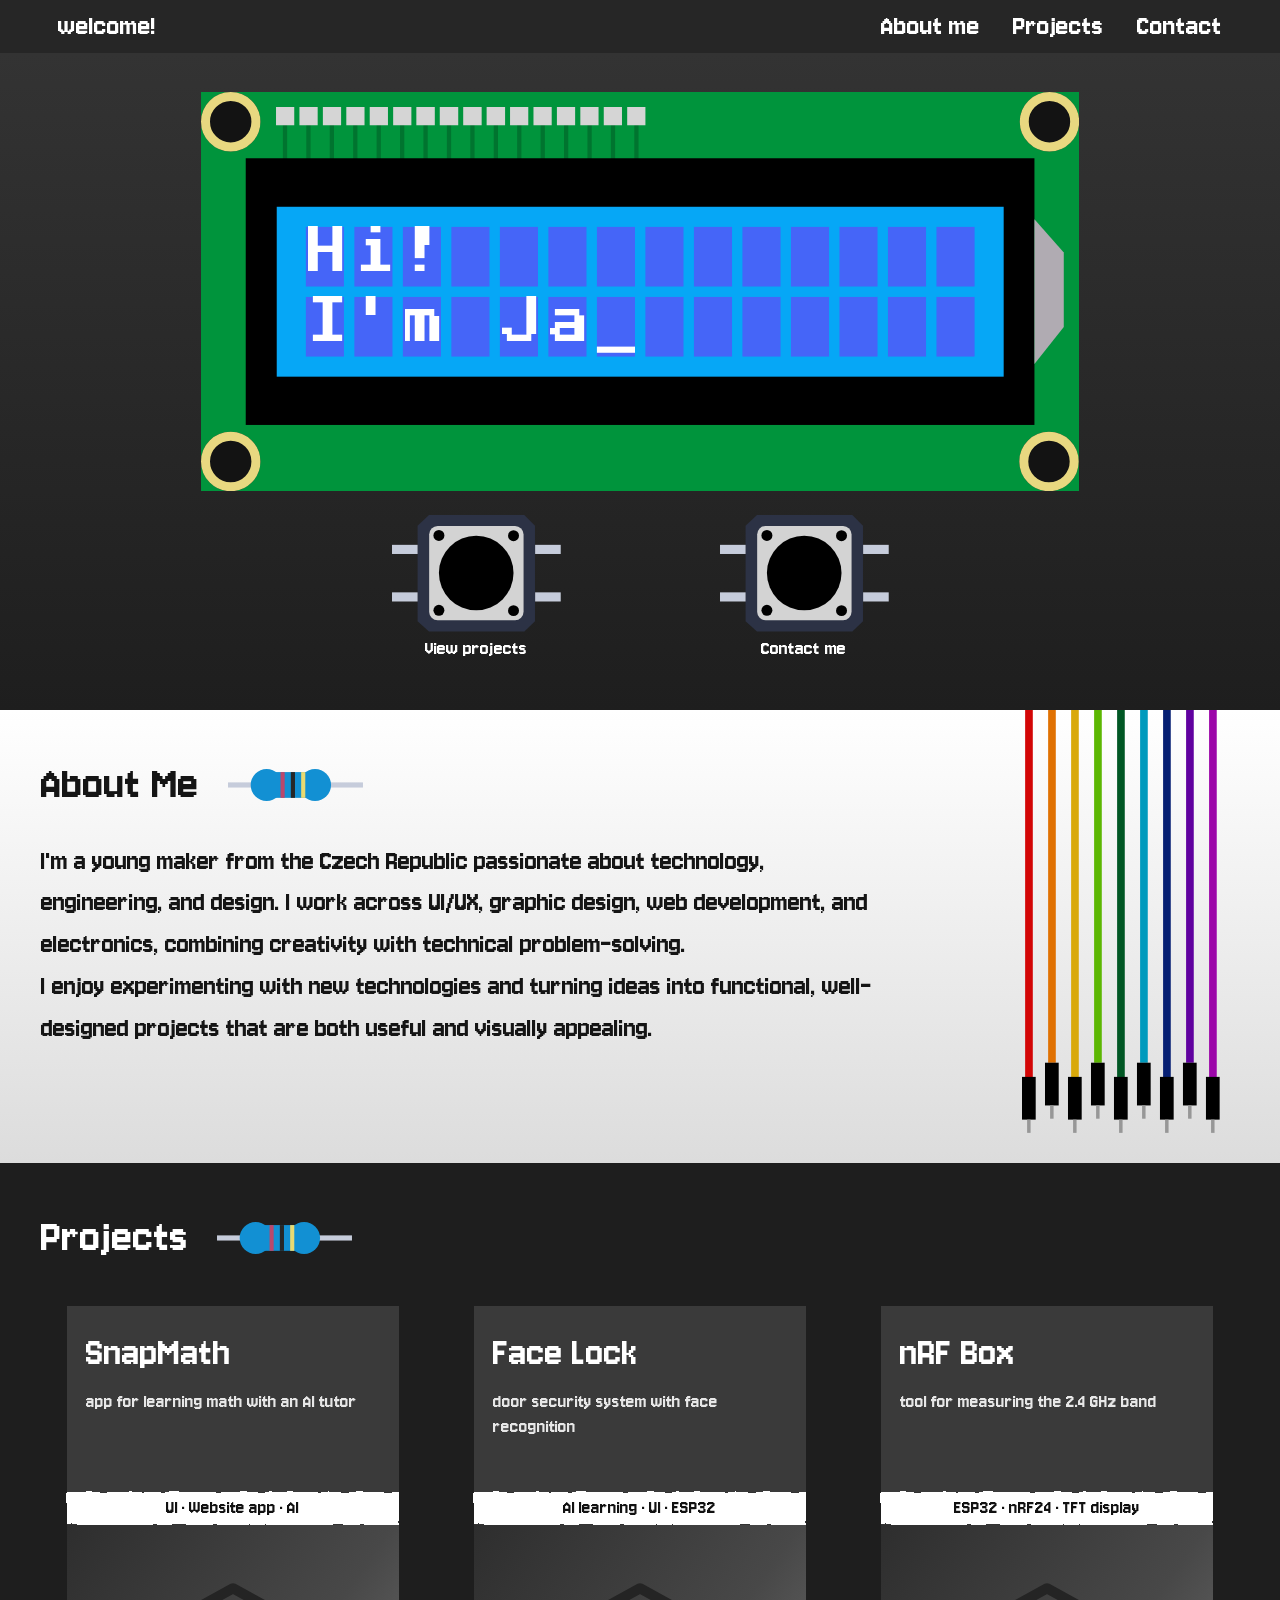
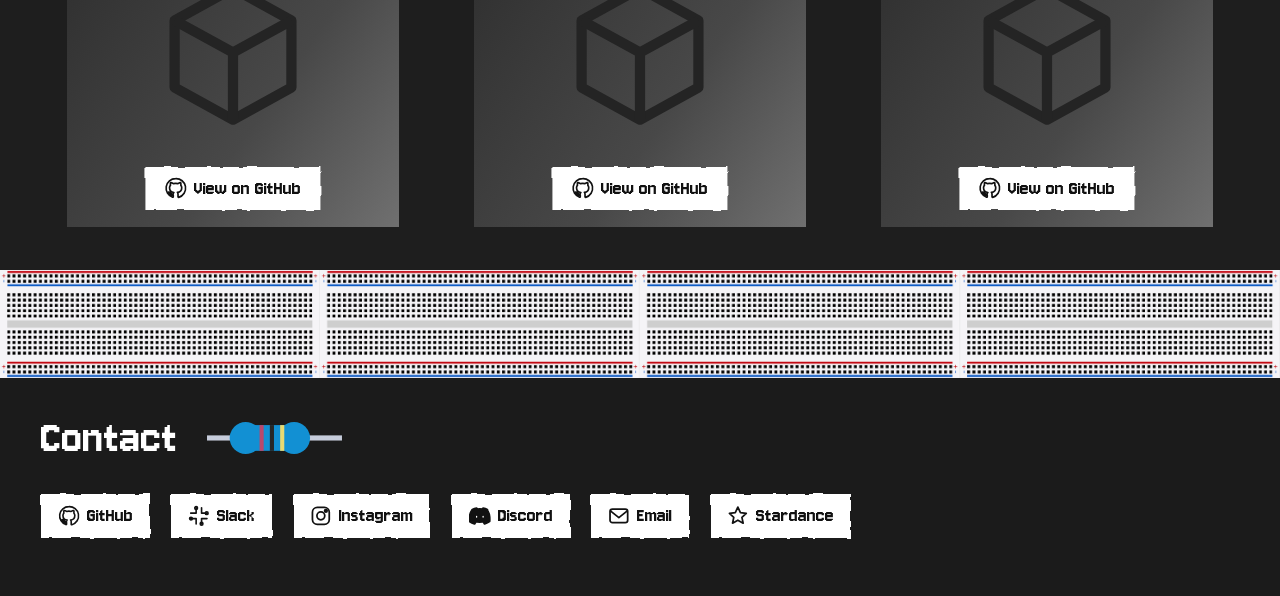
<file: index (8).html>
<!DOCTYPE html>
<html lang="en">
<head>
<meta charset="UTF-8">
<meta name="viewport" content="width=device-width, initial-scale=1">
<meta name="theme-color" content="#1b1b1b">
<title>Jacob – Maker Portfolio</title>
<meta name="description" content="Jacob – a young maker from the Czech Republic. UI/UX, graphic design, web development and electronics.">
<link rel="preconnect" href="https://fonts.googleapis.com">
<link rel="preconnect" href="https://fonts.gstatic.com" crossorigin>
<link href="https://fonts.googleapis.com/css2?family=Jersey+10&family=Press+Start+2P&display=swap" rel="stylesheet">
<style>
  :root {
    /* 1u = 1px in the 531px-wide Figma frame, scaled with the viewport */
    --u: clamp(1px, .18832vw, 2.6px);
    --font: "Jersey 10", "Trebuchet MS", sans-serif;   /* change the site font here */
    --blue: #06a7f6;
    --bg: #1b1b1b;
    --pad: max(16px, calc(var(--u) * 17));
  }
  * { box-sizing: border-box; margin: 0; padding: 0; }
  html { scroll-behavior: smooth; }
  body {
    font-family: var(--font);
    font-weight: 400;
    background: var(--bg);
    color: #fff;
    line-height: 1.2;
    overflow-x: hidden;
  }
  a { color: inherit; text-decoration: none; }
  section, header { scroll-margin-top: 50px; }
  .inner { max-width: 1380px; margin: 0 auto; padding: 0 var(--pad); position: relative; }

  /* ---------- torn-paper white buttons (only the background is roughened) ---------- */
  .torn { position: relative; isolation: isolate; color: #111; }
  .torn::before {
    content: ""; position: absolute; inset: 0; z-index: -1;
    background: #fff; filter: url(#rough-edge);
  }
  .ico { width: 1.05em; height: 1.05em; fill: none; stroke: currentColor; stroke-width: 1.6; stroke-linecap: round; stroke-linejoin: round; flex: none; }

  /* ---------- NAV ---------- */
  nav {
    position: sticky; top: 0; z-index: 20;
    background: #262626;
    height: max(42px, calc(var(--u) * 22));
    font-size: max(20px, calc(var(--u) * 12.48));
  }
  nav .inner { height: 100%; display: flex; align-items: center; justify-content: space-between; padding: 0 max(16px, calc(var(--u) * 24)); }
  nav ul { list-style: none; display: flex; gap: calc(var(--u) * 14); gap: max(12px, calc(var(--u) * 14)); }
  nav a { transition: color .15s, opacity .15s; }
  nav a:hover { color: var(--blue); }

  /* ---------- HERO ---------- */
  .hero {
    background: linear-gradient(180deg, #333 0%, #1e1e1e 100%);
    padding: max(14px, calc(var(--u) * 16)) 0 max(16px, calc(var(--u) * 20));
    text-align: center;
  }
  .lcd {
    display: block; width: min(73.3%, 1000px); height: auto; margin: 0 auto;
  }
  .lcd text { font-family: "Press Start 2P", monospace; fill: #fff; }
  .lcd .cursor { fill: #fff; animation: blink 1s steps(1) infinite; }
  @keyframes blink { 50% { opacity: 0; } }

  .push-row {
    display: flex; justify-content: center;
    gap: max(28px, calc(var(--u) * 58));
    margin-top: max(10px, calc(var(--u) * 10));
  }
  .pushbtn { display: flex; flex-direction: column; align-items: center; width: max(78px, calc(var(--u) * 78)); cursor: pointer; -webkit-tap-highlight-color: transparent; outline: none; }
  .pushbtn svg { width: max(64px, calc(var(--u) * 70)); height: auto; overflow: visible; }
  .pushbtn .cap { transform-origin: 276.5px 190.5px; transition: transform .14s cubic-bezier(.3,1.6,.5,1); animation: breathe 3.2s ease-in-out infinite; }
  .pushbtn .halo { transform-origin: 276.5px 190.5px; opacity: 0; fill: none; stroke: var(--blue); stroke-width: 12; animation: ping 2.6s ease-out infinite; }
  .pushbtn:nth-child(2) .cap, .pushbtn:nth-child(2) .halo { animation-delay: 1.3s; }
  .pushbtn .label { margin-top: max(2px, calc(var(--u) * 2)); font-size: max(16px, calc(var(--u) * 8.84)); transition: color .15s, transform .15s; }
  @keyframes breathe { 0%,100% { transform: scale(1); } 50% { transform: scale(.955); } }
  @keyframes ping { 0% { transform: scale(.95); opacity: .75; } 70%,100% { transform: scale(1.35); opacity: 0; } }
  .pushbtn:hover .cap, .pushbtn:focus-visible .cap { animation: none; transform: scale(.9); }
  .pushbtn:hover .halo, .pushbtn:focus-visible .halo { animation: none; opacity: .95; transform: scale(1.02); transition: opacity .15s; }
  .pushbtn:hover .label, .pushbtn:focus-visible .label { color: var(--blue); transform: translateY(1px); }
  .pushbtn:active .cap { transform: scale(.78); transition-duration: .06s; }
  .pushbtn:active .label { transform: translateY(2px); }

  /* ---------- section headings with resistor ---------- */
  .title { display: flex; align-items: center; gap: max(10px, calc(var(--u) * 12)); }
  h2 { font-weight: 400; font-size: max(29px, calc(var(--u) * 20.15)); line-height: 1.1; }
  .res { width: max(46px, calc(var(--u) * 56)); height: auto; flex: none; }

  /* ---------- ABOUT ---------- */
  .about {
    position: relative; overflow: hidden;
    background: linear-gradient(180deg, #fff 0%, #dcdcdc 100%);
    color: #151515;
    min-height: calc(var(--u) * 188);
    padding: max(18px, calc(var(--u) * 20)) 0 max(26px, calc(var(--u) * 30));
  }
  .about p { margin-top: max(10px, calc(var(--u) * 12)); font-size: max(18px, calc(var(--u) * 11.96)); line-height: 1.45; max-width: 71%; }
  .wires {
    position: absolute; top: calc(var(--u) * -14);
    right: max(8px, calc(var(--u) * 25), calc((100% - 1380px) / 2 + var(--u) * 25));
    width: max(58px, calc(var(--u) * 82)); height: auto; pointer-events: none;
  }

  /* ---------- PROJECTS ---------- */
  .projects { background: #1e1e1e; padding: max(18px, calc(var(--u) * 20)) 0 max(22px, calc(var(--u) * 18)); }
  .cards {
    display: grid; grid-template-columns: repeat(3, 1fr);
    gap: max(18px, calc(var(--u) * 31));
    margin-top: max(14px, calc(var(--u) * 17));
    padding: 0 max(0px, calc(var(--u) * 11));
  }
  .card {
    display: flex; flex-direction: column; background: #343434;
    min-height: calc(var(--u) * 216);
    transition: transform .3s cubic-bezier(.2,.9,.3,1.2), box-shadow .3s ease;
    will-change: transform;
  }
  .card .head { background: #3a3a3a; padding: max(10px, calc(var(--u) * 10)) max(10px, calc(var(--u) * 8)) max(10px, calc(var(--u) * 12)); min-height: calc(var(--u) * 77); }
  .card h3 { font-weight: 400; font-size: max(26px, calc(var(--u) * 17.55)); line-height: 1.1; transition: color .2s; }
  .card .head p { margin-top: max(4px, calc(var(--u) * 5)); font-size: max(16px, calc(var(--u) * 8.32)); line-height: 1.25; opacity: .88; }
  .card .tags {
    text-align: center; white-space: nowrap;
    font-size: max(14px, calc(var(--u) * 8.19));
    padding: max(2px, calc(var(--u) * 2)) 0;
    transition: transform .3s ease;
  }
  .card .shot {
    position: relative; flex: 1 1 auto; min-height: calc(var(--u) * 120);
    background: linear-gradient(125deg, #2e2e2e 0%, #484848 40%, #a2a2a2 100%);
    background-size: 150% 150%; background-position: 0% 0%;
    display: flex; align-items: center; justify-content: center; overflow: hidden;
    transition: background-position .6s ease;
  }
  .card .shot > img { position: absolute; inset: 0; width: 100%; height: 100%; object-fit: cover; }
  .card .cube { width: 44%; height: auto; margin-bottom: max(14px, calc(var(--u) * 18)); transition: transform .6s cubic-bezier(.2,.9,.3,1.2); }
  .card .gh {
    position: absolute; left: 50%; bottom: max(8px, calc(var(--u) * 7));
    transform: translateX(-50%);
    display: inline-flex; align-items: center; gap: max(3px, calc(var(--u) * 3)); white-space: nowrap;
    padding: max(4px, calc(var(--u) * 3.5)) max(10px, calc(var(--u) * 8));
    font-size: max(16px, calc(var(--u) * 8.84));
    transition: transform .25s cubic-bezier(.3,1.6,.5,1);
  }
  /* hover animation for project cards */
  .card:hover, .card:focus-within {
    transform: translateY(calc(var(--u) * -9)) rotate(-.7deg) scale(1.025);
    box-shadow: 0 0 0 max(2px, calc(var(--u) * 1.5)) var(--blue), 0 calc(var(--u) * 16) calc(var(--u) * 34) rgba(6,167,246,.28);
  }
  .card:nth-child(2):hover { transform: translateY(calc(var(--u) * -9)) rotate(.5deg) scale(1.025); }
  .card:hover h3 { color: var(--blue); }
  .card:hover .tags { transform: scaleX(1.04); }
  .card:hover .shot { background-position: 100% 100%; }
  .card:hover .cube { transform: rotateY(360deg) scale(1.1); }
  .card:hover .gh { transform: translateX(-50%) translateY(calc(var(--u) * -3)) scale(1.06); }

  /* ---------- BREADBOARD DIVIDER ---------- */
  .board {
    display: block; width: 100%;
    height: max(64px, 8.445vw);               /* 503 / 5956 of the width = picture's own proportions */
    background: #f5f4f7 url("assets/breadboard.png") left center / auto 100% repeat-x;
  }

  /* ---------- CONTACT ---------- */
  .contact { background: #1b1b1b; padding: max(16px, calc(var(--u) * 14)) 0 max(26px, calc(var(--u) * 24)); }
  .links { display: flex; flex-wrap: wrap; gap: max(8px, calc(var(--u) * 9)); margin-top: max(12px, calc(var(--u) * 12)); }
  .links a {
    display: inline-flex; align-items: center; gap: max(3px, calc(var(--u) * 3));
    padding: max(5px, calc(var(--u) * 4)) max(10px, calc(var(--u) * 7));
    font-size: max(17px, calc(var(--u) * 8.58));
    transition: transform .15s cubic-bezier(.3,1.6,.5,1);
  }
  .links a:hover { transform: translateY(calc(var(--u) * -2)) rotate(-1.5deg); }

  /* ---------- NARROW: wires would run into the text, so they disappear ---------- */
  @media (max-width: 820px) {
    .wires { display: none; }
    .about p { max-width: 100%; }
  }

  /* ---------- MOBILE ---------- */
  @media (max-width: 720px) {
    .lcd { width: 94%; }
    .cards { grid-template-columns: 1fr; padding: 0; max-width: 420px; margin-left: auto; margin-right: auto; }
    .card .head { min-height: 0; }
    .card .shot { min-height: 190px; }
    .card .tags { font-size: 16px; }
  }
  @media (prefers-reduced-motion: reduce) {
    *, *::before, *::after { animation: none !important; transition: none !important; scroll-behavior: auto !important; }
  }
</style>
</head>
<body>

<!-- shared SVG bits: torn-edge filter, icons, resistor, cube -->
<svg width="0" height="0" style="position:absolute" aria-hidden="true" focusable="false">
  <defs>
    <filter id="rough-edge" x="-5%" y="-30%" width="110%" height="160%">
      <feTurbulence type="fractalNoise" baseFrequency="0.07" numOctaves="2" seed="4" result="n"/>
      <feDisplacementMap in="SourceGraphic" in2="n" scale="4" xChannelSelector="R" yChannelSelector="G"/>
    </filter>

    <symbol id="i-github" viewBox="0 0 16 16"><path fill="none" stroke="currentColor" stroke-width="1.2" stroke-linejoin="round" d="M8 1.2a6.8 6.8 0 0 0-2.15 13.25c.34.06.46-.15.46-.33v-1.2c-1.9.41-2.3-.8-2.3-.8-.31-.8-.76-1-.76-1-.62-.42.05-.41.05-.41.69.05 1.05.71 1.05.71.61 1.05 1.6.75 1.99.57.06-.44.24-.75.43-.92-1.52-.17-3.12-.76-3.12-3.38 0-.75.27-1.36.71-1.84-.07-.17-.31-.87.07-1.81 0 0 .58-.18 1.88.7a6.5 6.5 0 0 1 3.42 0c1.3-.88 1.88-.7 1.88-.7.38.94.14 1.64.07 1.81.44.48.71 1.09.71 1.84 0 2.63-1.6 3.2-3.13 3.37.25.22.47.63.47 1.27v1.88c0 .18.12.4.47.33A6.8 6.8 0 0 0 8 1.2z"/></symbol>
    <symbol id="i-slack" viewBox="0 0 16 16"><g fill="none" stroke="currentColor" stroke-width="1.2" stroke-linecap="round"><path d="M6 2v4M10 2v4M2 6h4M2 10h4M14 6h-4M14 10h-4M6 14v-4M10 14v-4"/><circle cx="6" cy="2.2" r="1"/><circle cx="13.8" cy="6" r="1"/><circle cx="10" cy="13.8" r="1"/><circle cx="2.2" cy="10" r="1"/></g></symbol>
    <symbol id="i-insta" viewBox="0 0 16 16"><g fill="none" stroke="currentColor" stroke-width="1.3"><rect x="1.8" y="1.8" width="12.4" height="12.4" rx="3.6"/><circle cx="8" cy="8" r="2.9"/></g><circle cx="11.7" cy="4.3" r=".8" fill="currentColor"/></symbol>
    <symbol id="i-discord" viewBox="0 0 16 16"><path fill="currentColor" d="M13.5 3.4A12.3 12.3 0 0 0 10.4 2.4l-.4.8a11 11 0 0 0-4 0l-.4-.8a12.3 12.3 0 0 0-3.1 1C.6 6.3.1 9.1.3 11.9a12.4 12.4 0 0 0 3.8 1.9l.8-1.3c-.4-.2-.8-.4-1.2-.7l.3-.2a8.8 8.8 0 0 0 7.6 0l.3.2c-.4.3-.8.5-1.2.7l.8 1.3a12.4 12.4 0 0 0 3.8-1.9c.3-3.3-.5-6.1-2.2-8.5zM5.6 10.2c-.7 0-1.3-.7-1.3-1.5s.6-1.5 1.3-1.5 1.3.7 1.3 1.5-.6 1.5-1.3 1.5zm4.8 0c-.7 0-1.3-.7-1.3-1.5s.6-1.5 1.3-1.5 1.3.7 1.3 1.5-.6 1.5-1.3 1.5z"/></symbol>
    <symbol id="i-mail" viewBox="0 0 16 16"><g fill="none" stroke="currentColor" stroke-width="1.3" stroke-linejoin="round"><rect x="1.5" y="3" width="13" height="10" rx="1.8"/><path d="M2 4.5l6 4.8 6-4.8"/></g></symbol>
    <symbol id="i-star" viewBox="0 0 16 16"><path fill="none" stroke="currentColor" stroke-width="1.3" stroke-linejoin="round" d="M8 1.6l1.9 4 4.3.5-3.2 3 .9 4.3L8 11.2 4.1 13.4 5 9.1 1.8 6.1l4.3-.5z"/></symbol>

    <symbol id="resistor" viewBox="0 0 543 129">
      <rect y="53.8867" width="543" height="20.7252" fill="#C6CCDB"/>
      <rect x="186.527" y="12.4336" width="145.076" height="103.626" fill="#1290D3"/>
      <circle cx="350.256" cy="64.2481" r="64.2481" fill="#1290D3"/>
      <circle cx="155.439" cy="64.2481" r="64.2481" fill="#1290D3"/>
      <rect x="252.848" y="12.4336" width="16.5802" height="103.626" fill="#272727"/>
      <rect x="294.297" y="12.4336" width="16.5802" height="103.626" fill="#E8DA72"/>
      <rect x="211.395" y="12.4336" width="16.5802" height="103.626" fill="#BA486C"/>
    </symbol>

    <symbol id="cube" viewBox="0 0 100 100"><g fill="none" stroke="#242424" stroke-width="7" stroke-linejoin="round"><path d="M50 5l40 22v46L50 95 10 73V27z"/><path d="M10 27l40 22 40-22M50 49v46"/></g></symbol>
  </defs>
</svg>

<nav>
  <div class="inner">
    <a href="#top">welcome!</a>
    <ul>
      <li><a href="#about">About me</a></li>
      <li><a href="#projects">Projects</a></li>
      <li><a href="#contact">Contact</a></li>
    </ul>
  </div>
</nav>

<!-- ================= HERO ================= -->
<header class="hero" id="top">
  <div class="inner">

    <svg class="lcd" id="lcd" viewBox="0 0 3711 1687" role="img" aria-label="LCD display: Hi! I'm Jacob">
      <rect width="3711" height="1687" fill="#00943C"/>
      <path d="M355 109V297M454 109V297M553 109V297M652 109V297M751 109V297M850 109V297M949 109V297M1048 109V297M1147 109V297M1246 109V297M1345 109V297M1444 109V297M1543 109V297M1642 109V297M1741 109V297M1840 109V297" stroke="#00742F" stroke-width="18" fill="none"/>
      <rect x="189" y="280" width="3333" height="1127" fill="#000"/>
      <path d="M3522 538L3646 678V993L3522 1149.5V538Z" fill="#B0ABB2"/>
      <rect x="320" y="485" width="3072" height="718" fill="#06A7F6"/>

      <g id="cells"></g>
      <g id="chars"></g>
      <rect id="cursor" class="cursor" width="161" height="26" x="443" y="810"/>

      <g fill="#131313">
        <circle cx="125.5" cy="1561.5" r="125.5"/><circle cx="125.5" cy="125.5" r="125.5"/>
        <circle cx="3585.5" cy="125.5" r="125.5"/><circle cx="3583.5" cy="1561.5" r="125.5"/>
      </g>
      <g fill="none" stroke="#E8D880" stroke-width="38">
        <circle cx="125.5" cy="1561.5" r="106.5"/><circle cx="125.5" cy="125.5" r="106.5"/>
        <circle cx="3585.5" cy="125.5" r="106.5"/><circle cx="3583.5" cy="1561.5" r="106.5"/>
      </g>
      <path fill="#D5D5D5" d="M317 63h77v77h-77zM416 63h77v77h-77zM515 63h77v77h-77zM614 63h77v77h-77zM713 63h77v77h-77zM812 63h77v77h-77zM910 63h78v77h-78zM1009 63h78v77h-78zM1108 63h78v77h-78zM1207 63h78v77h-78zM1306 63h77v77h-77zM1405 63h77v77h-77zM1504 63h77v77h-77zM1603 63h77v77h-77zM1702 63h77v77h-77zM1801 63h77v77h-77z"/>
    </svg>

    <div class="push-row">
      <a class="pushbtn" href="#projects" aria-label="View projects"><span class="ph"></span><span class="label">View projects</span></a>
      <a class="pushbtn" href="#contact" aria-label="Contact me"><span class="ph"></span><span class="label">Contact me</span></a>
    </div>

  </div>
</header>

<!-- ================= ABOUT ================= -->
<section class="about" id="about">
  <div class="inner">
    <div class="title"><h2>About Me</h2><svg class="res" viewBox="0 0 543 129" aria-hidden="true"><use href="#resistor"/></svg></div>
    <p>
      I'm a young maker from the Czech Republic passionate about technology, engineering, and design. I work across UI/UX, graphic design, web development, and electronics, combining creativity with technical problem-solving.<br>
      I enjoy experimenting with new technologies and turning ideas into functional, well-designed projects that are both useful and visually appealing.
    </p>
  </div>

  <!-- wires.svg -->
  <svg class="wires" viewBox="0 0 851 1967" fill="none" aria-hidden="true">
    <path d="M822 61V1726" stroke-width="33" stroke="#9C06A9"/>
    <path d="M723 0V1665" stroke-width="33" stroke="#60019F"/>
    <path d="M624 61V1726" stroke-width="33" stroke="#061F73"/>
    <path d="M525 0V1665" stroke-width="33" stroke="#009ABD"/>
    <path d="M426 61V1726" stroke-width="33" stroke="#015724"/>
    <path d="M327 0V1665" stroke-width="33" stroke="#5CB702"/>
    <path d="M228 61V1726" stroke-width="33" stroke="#D9A90B"/>
    <path d="M129 0V1665" stroke-width="33" stroke="#E07102"/>
    <path d="M30 61V1726" stroke-width="33" stroke="#D30606"/>
    <g fill="#000">
      <rect y="1726" width="59" height="184"/><rect x="99" y="1665" width="59" height="184"/>
      <rect x="198" y="1726" width="59" height="184"/><rect x="297" y="1665" width="59" height="184"/>
      <rect x="396" y="1726" width="59" height="184"/><rect x="495" y="1665" width="59" height="184"/>
      <rect x="594" y="1726" width="59" height="184"/><rect x="693" y="1665" width="59" height="184"/>
      <rect x="792" y="1726" width="59" height="184"/>
    </g>
    <g fill="#979797">
      <rect x="22" y="1910" width="15" height="57"/><rect x="121" y="1849" width="15" height="57"/>
      <rect x="220" y="1910" width="15" height="57"/><rect x="319" y="1849" width="15" height="57"/>
      <rect x="418" y="1910" width="15" height="57"/><rect x="517" y="1849" width="15" height="57"/>
      <rect x="616" y="1910" width="15" height="57"/><rect x="715" y="1849" width="15" height="57"/>
      <rect x="814" y="1910" width="15" height="57"/>
    </g>
  </svg>
</section>

<!-- ================= PROJECTS ================= -->
<section class="projects" id="projects">
  <div class="inner">
    <div class="title"><h2>Projects</h2><svg class="res" viewBox="0 0 543 129" aria-hidden="true"><use href="#resistor"/></svg></div>

    <div class="cards">
      <article class="card">
        <div class="head"><h3>SnapMath</h3><p>app for learning math with an AI tutor</p></div>
        <div class="tags torn">UI · Website app · AI</div>
        <div class="shot">
          <!-- <img src="assets/snapmath.png" alt="SnapMath screenshot"> -->
          <svg class="cube" aria-hidden="true"><use href="#cube"/></svg>
          <a class="gh torn" href="https://github.com/o5-dev/SnapMath" target="_blank" rel="noopener"><svg class="ico"><use href="#i-github"/></svg>View on GitHub</a>
        </div>
      </article>

      <article class="card">
        <div class="head"><h3>Face Lock</h3><p>door security system with face recognition</p></div>
        <div class="tags torn">AI learning · UI · ESP32</div>
        <div class="shot">
          <!-- <img src="assets/facelock.png" alt="Face Lock photo"> -->
          <svg class="cube" aria-hidden="true"><use href="#cube"/></svg>
          <a class="gh torn" href="https://github.com/o5-dev" target="_blank" rel="noopener"><svg class="ico"><use href="#i-github"/></svg>View on GitHub</a>
        </div>
      </article>

      <article class="card">
        <div class="head"><h3>nRF Box</h3><p>tool for measuring the 2.4 GHz band</p></div>
        <div class="tags torn">ESP32 · nRF24 · TFT display</div>
        <div class="shot">
          <!-- <img src="assets/nrfbox.png" alt="nRF Box photo"> -->
          <svg class="cube" aria-hidden="true"><use href="#cube"/></svg>
          <a class="gh torn" href="https://github.com/o5-dev" target="_blank" rel="noopener"><svg class="ico"><use href="#i-github"/></svg>View on GitHub</a>
        </div>
      </article>
    </div>
  </div>
</section>

<!-- ================= BREADBOARD (assets/breadboard.png) ================= -->
<div class="board" role="presentation"></div>

<!-- ================= CONTACT ================= -->
<footer class="contact" id="contact">
  <div class="inner">
    <div class="title"><h2>Contact</h2><svg class="res" viewBox="0 0 543 129" aria-hidden="true"><use href="#resistor"/></svg></div>
    <div class="links">
      <a class="torn" href="https://github.com/o5-dev" target="_blank" rel="noopener"><svg class="ico"><use href="#i-github"/></svg>GitHub</a>
      <a class="torn" href="https://hackclub.enterprise.slack.com/team/U0CBXDXP6JV" target="_blank" rel="noopener"><svg class="ico"><use href="#i-slack"/></svg>Slack</a>
      <a class="torn" href="https://www.instagram.com/o5dev/" target="_blank" rel="noopener"><svg class="ico"><use href="#i-insta"/></svg>Instagram</a>
      <a class="torn" href="https://discord.com/users/1252121194858283048" target="_blank" rel="noopener"><svg class="ico"><use href="#i-discord"/></svg>Discord</a>
      <a class="torn" href="mailto:o5.coucil1@gmail.com"><svg class="ico"><use href="#i-mail"/></svg>Email</a>
      <a class="torn" href="https://stardance.hackclub.com/@o5/projects" target="_blank" rel="noopener"><svg class="ico"><use href="#i-star"/></svg>Stardance</a>
    </div>
  </div>
</footer>

<!-- push-button graphic (button.svg) – cloned into both hero buttons -->
<template id="btn-tpl">
  <svg viewBox="0 0 554 383" fill="none" aria-hidden="true">
    <circle class="halo" cx="276.5" cy="190.5" r="150"/>
    <path d="M84 35.5V348.5L121.5 382.5H434.5L469.5 348.5V35.5L434.5 0H121.5L84 35.5Z" fill="#2C3245"/>
    <rect x="122" y="36" width="310" height="310" rx="28" fill="#D3D3D3"/>
    <circle class="cap" cx="276.5" cy="190.5" r="122.5" fill="black"/>
    <circle cx="154" cy="67" r="18" fill="black"/>
    <circle cx="399" cy="68" r="18" fill="black"/>
    <circle cx="154" cy="313" r="18" fill="black"/>
    <circle cx="399" cy="314" r="18" fill="black"/>
    <rect y="254" width="84" height="30" fill="#C6CCDB"/>
    <rect y="98" width="84" height="30" fill="#C6CCDB"/>
    <rect x="470" y="254" width="84" height="30" fill="#C6CCDB"/>
    <rect x="470" y="98" width="84" height="30" fill="#C6CCDB"/>
  </svg>
</template>

<script>
(function () {
  var NS = "http://www.w3.org/2000/svg";

  /* ---- push buttons ---- */
  var tpl = document.getElementById("btn-tpl");
  document.querySelectorAll(".pushbtn .ph").forEach(function (ph) {
    ph.replaceWith(tpl.content.cloneNode(true));
  });

  /* ---- LCD: 14 x 2 characters ---- */
  var COLS = 14, ROWS = 2;
  var X0 = 443, PITCH = 205, CELL_W = 161, CELL_H = 252, ROW_Y = [570, 866];
  var cells = document.getElementById("cells");
  var chars = document.getElementById("chars");
  var cursor = document.getElementById("cursor");
  var grid = [];

  for (var r = 0; r < ROWS; r++) {
    grid[r] = [];
    for (var c = 0; c < COLS; c++) {
      var x = X0 + PITCH * c, y = ROW_Y[r];
      var rect = document.createElementNS(NS, "rect");
      rect.setAttribute("x", x); rect.setAttribute("y", y);
      rect.setAttribute("width", CELL_W); rect.setAttribute("height", CELL_H);
      rect.setAttribute("fill", "#4565F8");
      cells.appendChild(rect);

      var t = document.createElementNS(NS, "text");
      t.setAttribute("text-anchor", "middle");
      t.setAttribute("font-size", "165");
      t.setAttribute("transform", "translate(" + (x + CELL_W / 2 + 10) + "," + (y + 212) + ") scale(1,1.3)");
      chars.appendChild(t);
      grid[r][c] = t;
    }
  }

  function moveCursor(r, c) {
    if (c >= COLS) { c = COLS - 1; }
    cursor.setAttribute("x", X0 + PITCH * c);
    cursor.setAttribute("y", ROW_Y[r] + CELL_H - 42);
  }
  function clearAll() {
    for (var r = 0; r < ROWS; r++) for (var c = 0; c < COLS; c++) grid[r][c].textContent = "";
  }

  var MESSAGES = [
    ["Hi!", "I'm Jacob"],
    ["i make things", "& break them"],
    ["UI / UX design", "web & hardware"],
    ["ESP32 tinkerer", "Czech Republic"],
    ["Try SnapMath", "AI math tutor"],
    ["Let's build", "something!"]
  ];

  var sleep = function (ms) { return new Promise(function (res) { setTimeout(res, ms); }); };
  var rnd = function (a, b) { return a + Math.random() * (b - a); };

  function setAria(msg) {
    document.getElementById("lcd").setAttribute("aria-label", "LCD display: " + msg.join(" "));
  }

  async function typeMessage(msg) {
    setAria(msg);
    for (var r = 0; r < msg.length; r++) {
      var line = msg[r].slice(0, COLS);
      moveCursor(r, 0);
      for (var i = 0; i < line.length; i++) {
        grid[r][i].textContent = line[i];
        moveCursor(r, i + 1);
        await sleep(rnd(70, 140));
      }
      await sleep(260);
    }
  }
  async function eraseMessage(msg) {
    for (var r = msg.length - 1; r >= 0; r--) {
      var len = Math.min(msg[r].length, COLS);
      for (var i = len - 1; i >= 0; i--) {
        grid[r][i].textContent = "";
        moveCursor(r, i);
        await sleep(32);
      }
    }
    moveCursor(0, 0);
  }

  var reduce = window.matchMedia("(prefers-reduced-motion: reduce)").matches;

  async function run() {
    if (document.fonts && document.fonts.load) {
      try { await document.fonts.load("20px 'Press Start 2P'"); } catch (e) {}
    }
    if (reduce) {
      var m = MESSAGES[0];
      for (var r = 0; r < m.length; r++) for (var i = 0; i < m[r].length; i++) grid[r][i].textContent = m[r][i];
      cursor.style.display = "none";
      return;
    }
    var n = 0;
    await sleep(500);
    while (true) {
      var msg = MESSAGES[n % MESSAGES.length];
      await typeMessage(msg);
      await sleep(2400);
      await eraseMessage(msg);
      await sleep(450);
      n++;
    }
  }

  clearAll();
  moveCursor(0, 0);
  run();
})();
</script>
</body>
</html>
</file>
<file: style.css>
:root {
  /* 1u = 1px in the 531px-wide Figma frame, scaled with the viewport */
  --u: clamp(1px, .18832vw, 2.6px);
  --font: "Jersey 10", "Trebuchet MS", sans-serif;   /* change the site font here */
  --blue: #06a7f6;
  --bg: #1b1b1b;
  --pad: max(16px, calc(var(--u) * 17));
}
* { box-sizing: border-box; margin: 0; padding: 0; }
html { scroll-behavior: smooth; }
body {
  font-family: var(--font);
  font-weight: 400;
  background: var(--bg);
  color: #fff;
  line-height: 1.2;
  overflow-x: hidden;
}
a { color: inherit; text-decoration: none; }
section, header { scroll-margin-top: 50px; }
.inner { max-width: 1380px; margin: 0 auto; padding: 0 var(--pad); position: relative; }

/* ---------- torn-paper white buttons (only the background is roughened) ---------- */
.torn { position: relative; isolation: isolate; color: #111; }
.torn::before {
  content: ""; position: absolute; inset: 0; z-index: -1;
  background: #fff; filter: url(#rough-edge);
}
.ico { width: 1.05em; height: 1.05em; fill: none; stroke: currentColor; stroke-width: 1.6; stroke-linecap: round; stroke-linejoin: round; flex: none; }

/* ---------- NAV ---------- */
nav {
  position: sticky; top: 0; z-index: 20;
  background: #262626;
  height: max(42px, calc(var(--u) * 22));
  font-size: max(20px, calc(var(--u) * 12.48));
}
nav .inner { height: 100%; display: flex; align-items: center; justify-content: space-between; padding: 0 max(16px, calc(var(--u) * 24)); }
nav ul { list-style: none; display: flex; gap: calc(var(--u) * 14); gap: max(12px, calc(var(--u) * 14)); }
nav a { transition: color .15s, opacity .15s; }
nav a:hover { color: var(--blue); }

/* ---------- HERO ---------- */
.hero {
  background: linear-gradient(180deg, #333 0%, #1e1e1e 100%);
  padding: max(14px, calc(var(--u) * 16)) 0 max(16px, calc(var(--u) * 20));
  text-align: center;
}
.lcd {
  display: block; width: min(73.3%, 1000px); height: auto; margin: 0 auto;
}
.lcd text { font-family: "Press Start 2P", monospace; fill: #fff; }
.lcd .cursor { fill: #fff; animation: blink 1s steps(1) infinite; }
@keyframes blink { 50% { opacity: 0; } }

.push-row {
  display: flex; justify-content: center;
  gap: max(28px, calc(var(--u) * 58));
  margin-top: max(10px, calc(var(--u) * 10));
}
.pushbtn { display: flex; flex-direction: column; align-items: center; width: max(78px, calc(var(--u) * 78)); cursor: pointer; -webkit-tap-highlight-color: transparent; outline: none; }
.pushbtn svg { width: max(64px, calc(var(--u) * 70)); height: auto; overflow: visible; }
.pushbtn .cap { transform-origin: 276.5px 190.5px; transition: transform .14s cubic-bezier(.3,1.6,.5,1); animation: breathe 3.2s ease-in-out infinite; }
.pushbtn .halo { transform-origin: 276.5px 190.5px; opacity: 0; fill: none; stroke: var(--blue); stroke-width: 12; animation: ping 2.6s ease-out infinite; }
.pushbtn:nth-child(2) .cap, .pushbtn:nth-child(2) .halo { animation-delay: 1.3s; }
.pushbtn .label { margin-top: max(2px, calc(var(--u) * 2)); font-size: max(16px, calc(var(--u) * 8.84)); transition: color .15s, transform .15s; }
@keyframes breathe { 0%,100% { transform: scale(1); } 50% { transform: scale(.955); } }
@keyframes ping { 0% { transform: scale(.95); opacity: .75; } 70%,100% { transform: scale(1.35); opacity: 0; } }
.pushbtn:hover .cap, .pushbtn:focus-visible .cap { animation: none; transform: scale(.9); }
.pushbtn:hover .halo, .pushbtn:focus-visible .halo { animation: none; opacity: .95; transform: scale(1.02); transition: opacity .15s; }
.pushbtn:hover .label, .pushbtn:focus-visible .label { color: var(--blue); transform: translateY(1px); }
.pushbtn:active .cap { transform: scale(.78); transition-duration: .06s; }
.pushbtn:active .label { transform: translateY(2px); }

/* ---------- section headings with resistor ---------- */
.title { display: flex; align-items: center; gap: max(10px, calc(var(--u) * 12)); }
h2 { font-weight: 400; font-size: max(29px, calc(var(--u) * 20.15)); line-height: 1.1; }
.res { width: max(46px, calc(var(--u) * 56)); height: auto; flex: none; }

/* ---------- ABOUT ---------- */
.about {
  position: relative; overflow: hidden;
  background: linear-gradient(180deg, #fff 0%, #dcdcdc 100%);
  color: #151515;
  min-height: calc(var(--u) * 188);
  padding: max(18px, calc(var(--u) * 20)) 0 max(26px, calc(var(--u) * 30));
}
.about p { margin-top: max(10px, calc(var(--u) * 12)); font-size: max(18px, calc(var(--u) * 11.96)); line-height: 1.45; max-width: 71%; }
.wires {
  position: absolute; top: calc(var(--u) * -14);
  right: max(8px, calc(var(--u) * 25), calc((100% - 1380px) / 2 + var(--u) * 25));
  width: max(58px, calc(var(--u) * 82)); height: auto; pointer-events: none;
}

/* ---------- PROJECTS ---------- */
.projects { background: #1e1e1e; padding: max(18px, calc(var(--u) * 20)) 0 max(22px, calc(var(--u) * 18)); }
.cards {
  display: grid; grid-template-columns: repeat(3, 1fr);
  gap: max(18px, calc(var(--u) * 31));
  margin-top: max(14px, calc(var(--u) * 17));
  padding: 0 max(0px, calc(var(--u) * 11));
}
.card {
  display: flex; flex-direction: column; background: #343434;
  min-height: calc(var(--u) * 216);
  transition: transform .3s cubic-bezier(.2,.9,.3,1.2), box-shadow .3s ease;
  will-change: transform;
}
.card .head { background: #3a3a3a; padding: max(10px, calc(var(--u) * 10)) max(10px, calc(var(--u) * 8)) max(10px, calc(var(--u) * 12)); min-height: calc(var(--u) * 77); }
.card h3 { font-weight: 400; font-size: max(26px, calc(var(--u) * 17.55)); line-height: 1.1; transition: color .2s; }
.card .head p { margin-top: max(4px, calc(var(--u) * 5)); font-size: max(16px, calc(var(--u) * 8.32)); line-height: 1.25; opacity: .88; }
.card .tags {
  text-align: center; white-space: nowrap;
  font-size: max(14px, calc(var(--u) * 8.19));
  padding: max(2px, calc(var(--u) * 2)) 0;
  transition: transform .3s ease;
}
.card .shot {
  position: relative; flex: 1 1 auto; min-height: calc(var(--u) * 120);
  background: linear-gradient(125deg, #2e2e2e 0%, #484848 40%, #a2a2a2 100%);
  background-size: 150% 150%; background-position: 0% 0%;
  display: flex; align-items: center; justify-content: center; overflow: hidden;
  transition: background-position .6s ease;
}
.card .shot > img { position: absolute; inset: 0; width: 100%; height: 100%; object-fit: cover; }
.card .cube { width: 44%; height: auto; margin-bottom: max(14px, calc(var(--u) * 18)); transition: transform .6s cubic-bezier(.2,.9,.3,1.2); }
.card .gh {
  position: absolute; left: 50%; bottom: max(8px, calc(var(--u) * 7));
  transform: translateX(-50%);
  display: inline-flex; align-items: center; gap: max(3px, calc(var(--u) * 3)); white-space: nowrap;
  padding: max(4px, calc(var(--u) * 3.5)) max(10px, calc(var(--u) * 8));
  font-size: max(16px, calc(var(--u) * 8.84));
  transition: transform .25s cubic-bezier(.3,1.6,.5,1);
}
/* hover animation for project cards */
.card:hover, .card:focus-within {
  transform: translateY(calc(var(--u) * -9)) rotate(-.7deg) scale(1.025);
  box-shadow: 0 0 0 max(2px, calc(var(--u) * 1.5)) var(--blue), 0 calc(var(--u) * 16) calc(var(--u) * 34) rgba(6,167,246,.28);
}
.card:nth-child(2):hover { transform: translateY(calc(var(--u) * -9)) rotate(.5deg) scale(1.025); }
.card:hover h3 { color: var(--blue); }
.card:hover .tags { transform: scaleX(1.04); }
.card:hover .shot { background-position: 100% 100%; }
.card:hover .cube { transform: rotateY(360deg) scale(1.1); }
.card:hover .gh { transform: translateX(-50%) translateY(calc(var(--u) * -3)) scale(1.06); }

/* ---------- BREADBOARD DIVIDER ---------- */
.board {
  display: block; width: 100%;
  height: max(64px, 8.445vw);               /* 503 / 5956 of the width = picture's own proportions */
  background: #f5f4f7 url("assets/breadboard.png") left center / auto 100% repeat-x;
}

/* ---------- CONTACT ---------- */
.contact { background: #1b1b1b; padding: max(16px, calc(var(--u) * 14)) 0 max(26px, calc(var(--u) * 24)); }
.links { display: flex; flex-wrap: wrap; gap: max(8px, calc(var(--u) * 9)); margin-top: max(12px, calc(var(--u) * 12)); }
.links a {
  display: inline-flex; align-items: center; gap: max(3px, calc(var(--u) * 3));
  padding: max(5px, calc(var(--u) * 4)) max(10px, calc(var(--u) * 7));
  font-size: max(17px, calc(var(--u) * 8.58));
  transition: transform .15s cubic-bezier(.3,1.6,.5,1);
}
.links a:hover { transform: translateY(calc(var(--u) * -2)) rotate(-1.5deg); }

/* ---------- NARROW: wires would run into the text, so they disappear ---------- */
@media (max-width: 820px) {
  .wires { display: none; }
  .about p { max-width: 100%; }
}

/* ---------- MOBILE ---------- */
@media (max-width: 720px) {
  .lcd { width: 94%; }
  .cards { grid-template-columns: 1fr; padding: 0; max-width: 420px; margin-left: auto; margin-right: auto; }
  .card .head { min-height: 0; }
  .card .shot { min-height: 190px; }
  .card .tags { font-size: 16px; }
}
@media (prefers-reduced-motion: reduce) {
  *, *::before, *::after { animation: none !important; transition: none !important; scroll-behavior: auto !important; }
}
</file>
